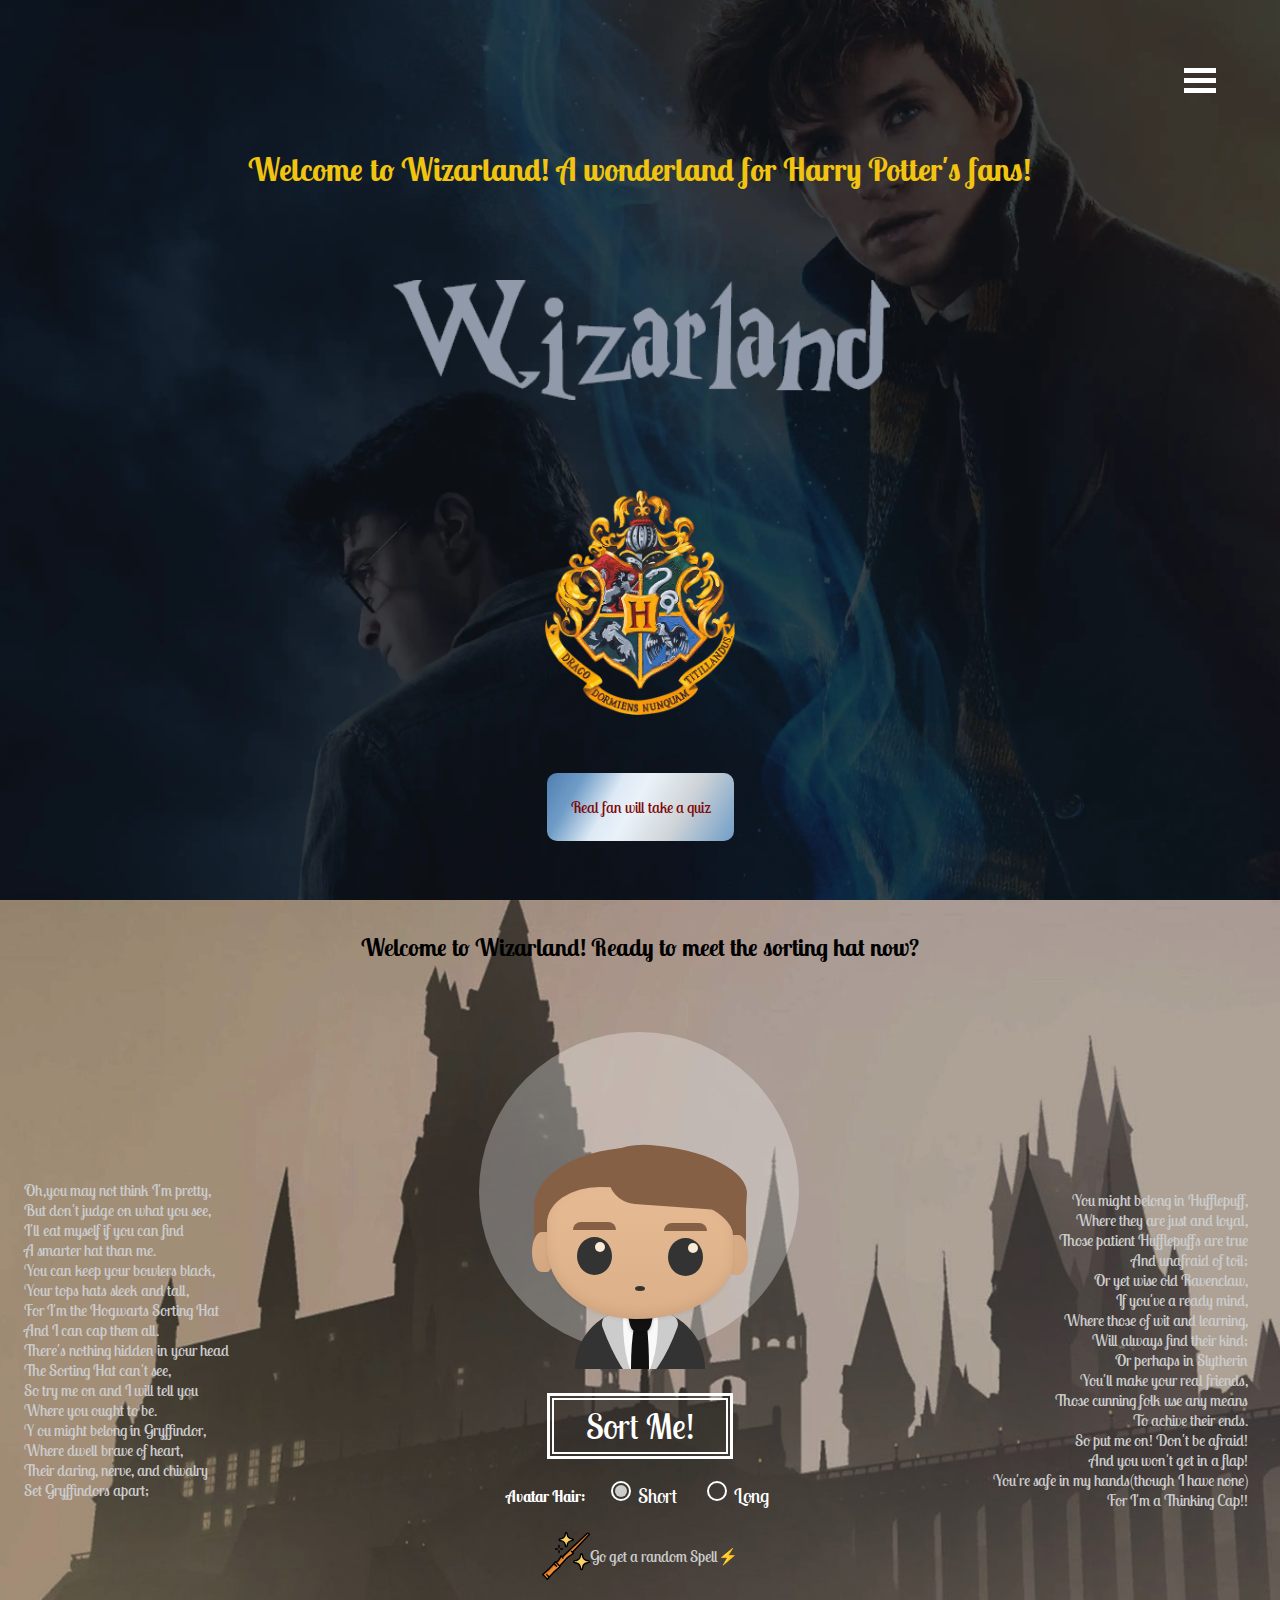
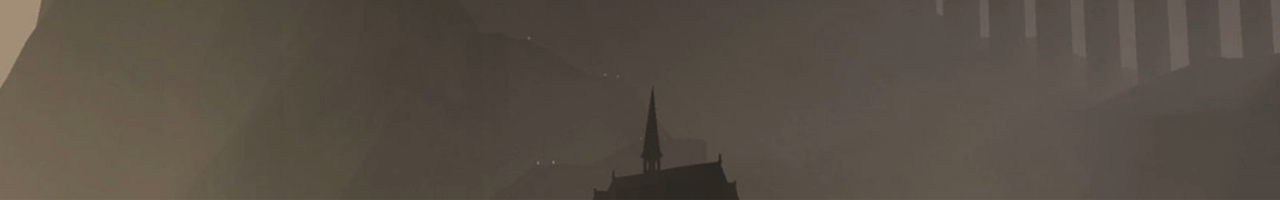
<file: index.html>
<!DOCTYPE html>
<html lang="en">

<head>
  <meta charset="UTF-8">
  <meta name="viewport" content="width=device-width, initial-scale=1.0">
  <link rel="shortcut icon" type="image/png" href="https://i.ibb.co/tX7zvKM/FAVPNG-harry-potter-clip-art-9nm4-NLHn.png"
    title="favicon">
  <title>Wizarland | For Harry Potter's fans</title>
  <link rel="stylesheet" href="./css/style.css">
</head>

<body>
  <header id="front-page-header">

    <menu>
      <div class="full-menu">
        <nav id="menu" class="menu">
          <ul>
            <!-- <li class="home">Home</li> -->
            <a href="gryffindor.html">
              <li class="house-menu">Gryffindor</li>
            </a>
            <a href="hufflepuff.html">
              <li class="house-menu">Hufflepuff</li>
            </a>
            <a href="ravenclaw.html">
              <li class="house-menu">Ravenclaw</li>
            </a>
            <a href="slytherin.html">
              <li class="house-menu">Slytherin</li>
            </a>
            <a href="spell.html">
              <li class="spell-menu">Spell</li>
            </a>
            <a href="quiz.html">
              <li class="quiz-menu">Quiz</li>
            </a>
          </ul>
        </nav>
        <p class="project-info"> Shan Mi | Nackademin FEND 19 | Individuel Project
        </p>
      </div>

      <div class="hamburguer">
        <div class="lines line-top"></div>
        <div class="lines line-mid"></div>
        <div class="lines line-bottom"></div>
      </div>
    </menu>

    <h1>Welcome to Wizarland! A wonderland for Harry Potter's fans!</h1>
    <img src="img/title.png" alt="Wizarland title image" class="title">
    <img class="frontPageBadge" src="img/hogwartscrest.png" alt="hogwartscrest image">
    <a class="quiz" href="quiz.html">Real fan will take a quiz</a>
  </header>

  <main id="fp-main">

    <div id="sorting-hat-anchor" class="main-content__wrapper">
      <h2>Welcome to Wizarland! Ready to meet the sorting hat now?</h1>
        <div class="main-content">
          <div class="sorting-hat">
            <a id="jumpToAnswerLink" href="gryffindor.html">
              <div class="sorting-hat__answer">Gryffindor!</div>
            </a>
            <div class="sorting-hat__top"></div>
            <div class="sorting-hat__eye left"></div>
            <div class="sorting-hat__eye right"></div>
            <div class="sorting-hat__mouth"></div>
            <div class="sorting-hat__base"></div>
          </div>
          <div class="avatar">
            <div class="avatar__hair"></div>
            <div class="avatar__head">
              <div class="avatar__eyes left"></div>
              <div class="avatar__eyes right"></div>
              <div class="avatar__mouth"></div>
            </div>
            <div class="avatar__ears left"></div>
            <div class="avatar__ears right"></div>
            <div class="avatar__coat">
              <div class="avatar__shirt">
                <div class="avatar__tie"></div>
              </div>
            </div>
          </div>
        </div>
        <button class="sort-house js-sort">Sort Me!</button>
        <div class="avatar-gender">
          <p>Avatar Hair:</p>
          <div>
            <input id="avatar-male" type="radio" name="avatar-gender" value="1" checked="true" />
            <label for="avatar-male">Short</label>
          </div>
          <div>
            <input id="avatar-female" type="radio" name="avatar-gender" value="2" />
            <label for="avatar-female">Long</label>
          </div>
        </div>
    </div>

    <div class="poem pull-left">
      <pre>
        Oh,you may not think I'm pretty,
        But don't judge on what you see,
        I'll eat myself if you can find
        A smarter hat than me.
        You can keep your bowlers black,
        Your tops hats sleek and tall,
        For I'm the Hogwarts Sorting Hat
        And I can cap them all.
        There's nothing hidden in your head
        The Sorting Hat can't see,
        So try me on and I will tell you
        Where you ought to be.
        Y ou might belong in Gryffindor,
        Where dwell brave of heart,
        Their daring, nerve, and chivalry
        Set Gryffindors apart;
      </pre>

    </div>

    <div class="poem pull-right">
      <pre>
        You might belong in Hufflepuff,
        Where they are just and loyal,
        Those patient Hufflepuffs are true
        And unafraid of toil;
        Or yet wise old Ravenclaw,
        If you've a ready mind,
        Where those of wit and learning,
        Will always find their kind;
        Or perhaps in Slytherin
        You'll make your real friends,
        Those cunning folk use any means
        To achive their ends.
        So put me on! Don't be afraid!
        And you won't get in a flap!
        You're safe in my hands(though I have none)
        For I'm a Thinking Cap!!</pre>
    </div>
  </main>

  <footer>
    <div class="go-to-spell-wrapper">
      <img src="img/magician.svg" alt="magician icon" class="go-to-spell">
      <a href="spell.html">Go get a random Spell⚡</a>
    </div>
  </footer>

  <script src="js/sortingHat.js"></script>
</body>

</html>
</file>
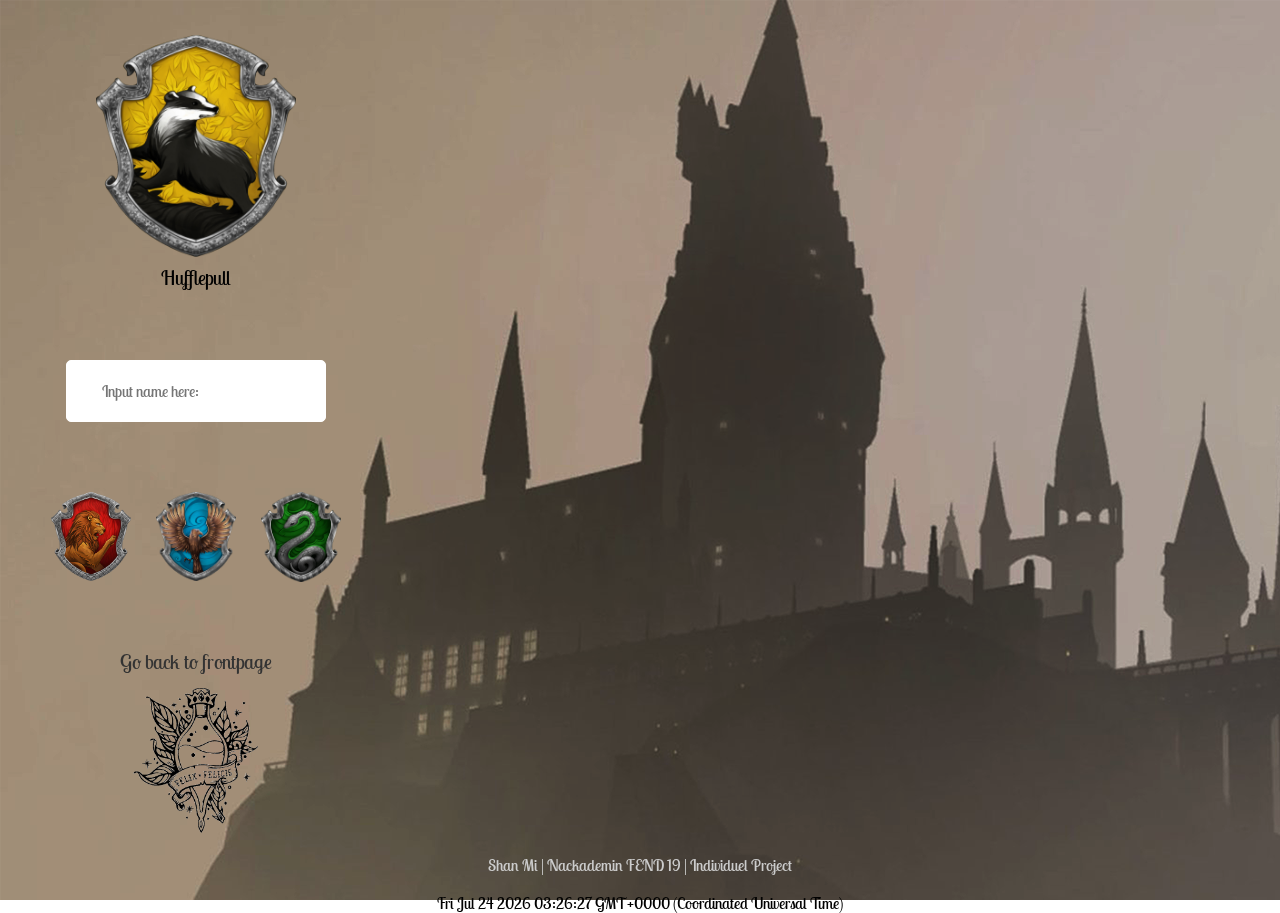
<file: hufflepuff.html>
<!DOCTYPE html>
<html lang="en">

<head>
  <meta charset="UTF-8">
  <meta name="viewport" content="width=device-width, initial-scale=1.0">
  <link rel="shortcut icon" type="image/png" href="https://i.ibb.co/tX7zvKM/FAVPNG-harry-potter-clip-art-9nm4-NLHn.png"
    title="favicon">
  <title>Wizarland | Hufflepuff House</title>
  <link rel="stylesheet" href="css/style.css">
</head>

<body id="g-body">
  <title>
    <h1>Welcome to Hufflepuff</h1>
  </title>

  <main class="g-main">
    <div class="sticky-wrapper">
      <aside class="icon-wrapper">
        <div class="big-icon" data-info="Hufflepull"><img class="icon big" src="img/Hufflepuff_ClearBG.png" alt="Hufflepull Badge"></div>

        <button class="go-to-fp"><img src="img/good luck potion.png" alt="" class="go-to-fp-img"></button>

        <input class="search-box" placeholder="Input name here:">

        <section class="small-icon-wrapper">
          <a href="gryffindor.html" class="small-icon"><img title="Go to Gryffindor"
              src="img/Gryffindor_ClearBG.png" alt="Gryffindor Badge" class="icon small"></a>
          <a href="ravenclaw.html" class="small-icon"><img title="Go to RavenclawCrest" src="img/RavenclawCrest.png"
              alt="RavenclawCrest Badge" class="icon small"></a>
          <a href="slytherin.html" class="small-icon"><img title="Go to Slytherin" src="img/Slytherin_ClearBG.png"
              alt="Slytherin Badge" class="icon small"></a>
        </section>
      </aside>
    </div>

    <div class="list-wrapper">
      <h2 class="list-title"></h2>
      <div class="role-wrapper">
        <!-- <div class="teacher-area"></div>
        <div class="student-area"></div> -->
      </div>
    </div>

    <div class="overlay-blur hidden"></div>
    <div class="module hidden"></div>
    <div id="back-to-top-btn" hidden>
      <img class="go-up-img" src="img/top.svg" alt="go back to top arrow">
    </div>
  </main>

  <footer class="g-footer">
    <p class="project-info"> Shan Mi | Nackademin FEND 19 | Individuel Project
    </p>
    <p class="date"></p>
  </footer>

  <script src="js/houseList.js"></script>
</body>

</html>
</file>
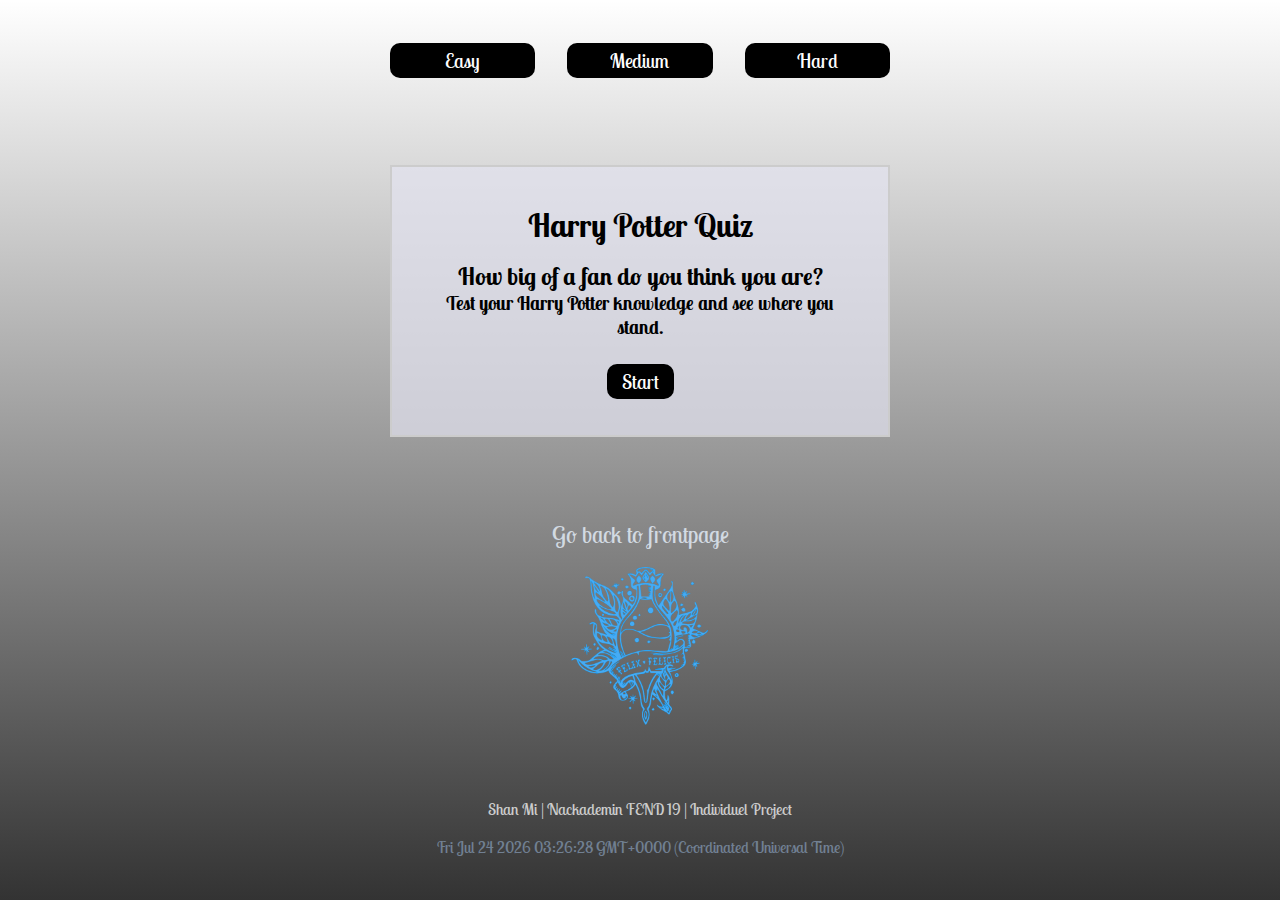
<file: quiz.html>
<!DOCTYPE html>
<html lang="en">

<head>
  <meta charset="UTF-8">
  <meta name="viewport" content="width=device-width, initial-scale=1.0">
  <link rel="shortcut icon" type="image/png" href="https://i.ibb.co/tX7zvKM/FAVPNG-harry-potter-clip-art-9nm4-NLHn.png"
    title="favicon">
  <title>Wizarland | Quiz</title>
  <link rel="stylesheet" href="css/style.css">
  <link href='https://fonts.googleapis.com/css?family=Crimson+Text' rel='stylesheet' type='text/css'>
</head>

<body id="quiz-body">
  <button class="go-to-fp"><img src="img/good luck potion.png" alt="" class="go-to-fp-img"></button>
  <div class="level-btn-group">
    <button class="level easy">Easy</button>
    <button class="level medium">Medium</button>
    <button class="level hard">Hard</button>
  </div>
  <div class="container">

    <header>
      <div class="center">
        <h1>Harry Potter Quiz</h1>
      </div>
    </header>

    <section id="instructions" class="center">
      <h2>How big of a fan do you think you are?</h2>
      <h3>Test your Harry Potter knowledge and see where you stand.</h3>
      <button id="startBtn">Start</button>
    </section>

    <section id="quiz">
      <div class="scoreAndQuestionArea">
        <h3 class="left">Score: <span id="displayScore">0</span></h3>
        <h3 class="right">Question: <span id="displayQCount">1</span> of <span class="questionsNumber">5</span></h3>
      </div>
      <div>
        <h2 id="askQuestion" class="center"></h2>

        <form id="form">
          <div id="q0">
            <input id="" type="radio" name="option" value="">
            <label id="answer0" for=""></label>
          </div>
          <div id="q1">
            <input id="" type="radio" name="option" value="">
            <label id="answer1" for=""></label>
          </div>
          <div id="q2">
            <input id="" type="radio" name="option" value="">
            <label id="answer2" for=""></label>
          </div>
          <div id="q3">
            <input id="" type="radio" name="option" value="">
            <label id="answer3" for=""></label>
          </div>
        </form>

        <button id="submitBtn">Submit</button>
      </div>
    </section>

    <section id="showScore">
      <h2 id="inform" class="center"></h2>
      <button id="resetBtn">Try Again?</button>
    </section>
  </div>

  <footer id="quiz-footer">
    <p class="project-info"> Shan Mi | Nackademin FEND 19 | Individuel Project
    </p>
    <p class="date"></p>
  </footer>

  <!-- JavaScript -->
  <script src="js/quiz.js"></script>
</body>

</html>
</file>
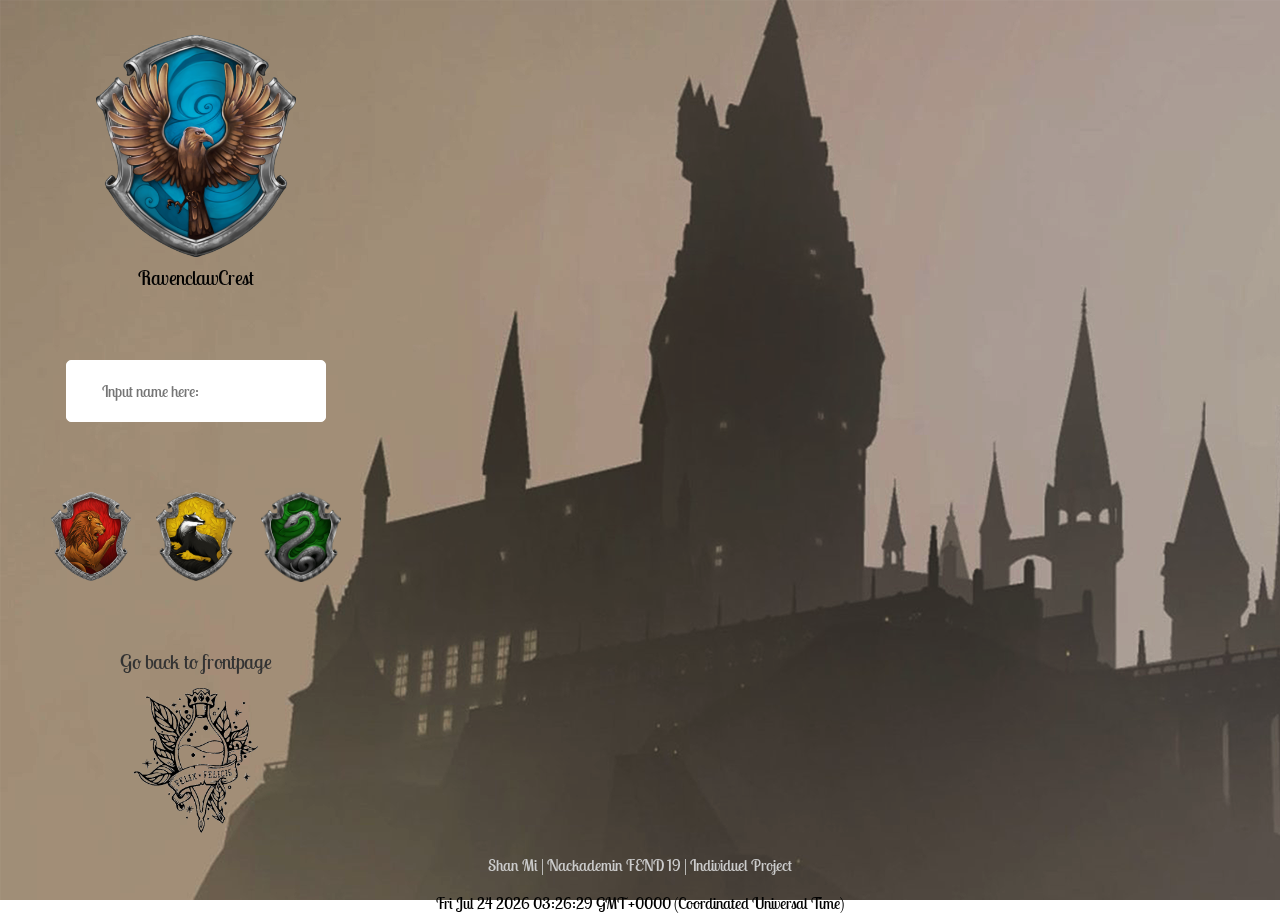
<file: ravenclaw.html>
<!DOCTYPE html>
<html lang="en">

<head>
  <meta charset="UTF-8">
  <meta name="viewport" content="width=device-width, initial-scale=1.0">
  <link rel="shortcut icon" type="image/png" href="https://i.ibb.co/tX7zvKM/FAVPNG-harry-potter-clip-art-9nm4-NLHn.png"
    title="favicon">
  <title>Wizarland | Ravenclaw House</title>
  <link rel="stylesheet" href="css/style.css">
</head>

<body id="g-body">
  <title>
    <h1>Welcome to Ravenclaw</h1>
  </title>

  <main class="g-main">
    <div class="sticky-wrapper">
      <aside class="icon-wrapper">
        <div class="big-icon" data-info="RavenclawCrest"><img class="icon big" src="img/RavenclawCrest.png" alt="RavenclawCrest Badge"></div>

        <button class="go-to-fp"><img src="img/good luck potion.png" alt="" class="go-to-fp-img"></button>

        <input class="search-box" placeholder="Input name here:">

        <div class="small-icon-wrapper">
          <a href="gryffindor.html" class="small-icon"><img title="Go to Gryffindor"
              src="img/Gryffindor_ClearBG.png" alt="Gryffindor Badge" class="icon small"></a>
          <a href="hufflepuff.html" class="small-icon"><img title="Go to Hufflepull"
              src="img/Hufflepuff_ClearBG.png" alt="Hufflepull Badge" class="icon small"></a>
          <a href="slytherin.html" class="small-icon"><img title="Go to Slytherin" src="img/Slytherin_ClearBG.png"
              alt="Slytherin Badge" class="icon small"></a>
        </div>
      </aside>
    </div>

    <div class="list-wrapper">
      <h2 class="list-title"></h2>
      <div class="role-wrapper">
        <!-- <div class="teacher-area"></div>
        <div class="student-area"></div> -->
      </div>
    </div>

    <div class="overlay-blur hidden"></div>
    <div class="module hidden"></div>
    <div id="back-to-top-btn" hidden>
      <img class="go-up-img" src="img/top.svg" alt="go back to top arrow">
    </div>
  </main>

  <footer class="g-footer">
    <p class="project-info"> Shan Mi | Nackademin FEND 19 | Individuel Project
    </p>
    <p class="date"></p>
  </footer>

  <script src="js/houseList.js"></script>
</body>

</html>
</file>
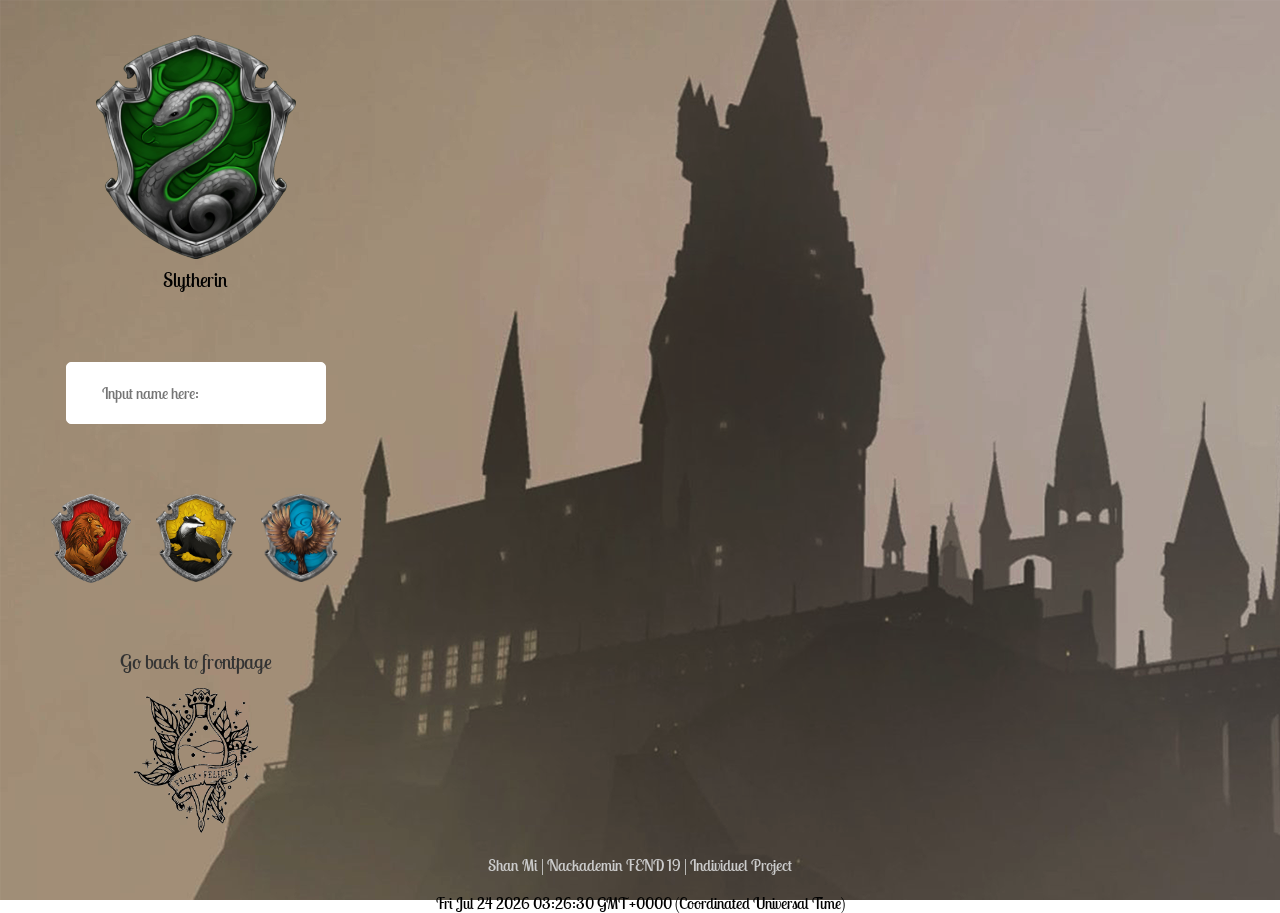
<file: slytherin.html>
<!DOCTYPE html>
<html lang="en">

<head>
  <meta charset="UTF-8">
  <meta name="viewport" content="width=device-width, initial-scale=1.0">
  <link rel="shortcut icon" type="image/png" href="https://i.ibb.co/tX7zvKM/FAVPNG-harry-potter-clip-art-9nm4-NLHn.png"
    title="favicon">
  <title>Wizarland | Slytherin House</title>
  <link rel="stylesheet" href="css/style.css">
</head>

<body id="g-body">
  <title>
    <h1>Welcome to Slytherin</h1>
  </title>

  <main class="g-main">
    <div class="sticky-wrapper">
      <aside class="icon-wrapper">
        <div class="big-icon" data-info="Slytherin"><img class="icon big" src="img/Slytherin_ClearBG.png"
            alt="Slytherin Badge"></div>

        <button class="go-to-fp"><img src="img/good luck potion.png" alt="" class="go-to-fp-img"></button>

        <input class="search-box" placeholder="Input name here:">

        <div class="small-icon-wrapper">
          <a href="gryffindor.html" class="small-icon"><img title="Go to Gryffindor" src="img/Gryffindor_ClearBG.png"
              alt="Gryffindor Badge" class="icon small"></a>
          <a href="hufflepuff.html" class="small-icon"><img title="Go to Hufflepull" src="img/Hufflepuff_ClearBG.png"
              alt="Hufflepull Badge" class="icon small"></a>
          <a href="ravenclaw.html" class="small-icon"><img title="Go to RavenclawCrest" src="img/RavenclawCrest.png"
              alt="RavenclawCrest Badge" class="icon small"></a>
        </div>
      </aside>
    </div>

    <div class="list-wrapper">
      <h2 class="list-title"></h2>
      <div class="role-wrapper">
        <!-- <div class="teacher-area"></div>
        <div class="student-area"></div> -->
      </div>
    </div>

    <div class="overlay-blur hidden"></div>
    <div class="module hidden"></div>
    <div id="back-to-top-btn" hidden>
      <img class="go-up-img" src="img/top.svg" alt="go back to top arrow">
    </div>
  </main>

  <footer class="g-footer">
    <p class="project-info"> Shan Mi | Nackademin FEND 19 | Individuel Project
    </p>
    <p class="date"></p>
  </footer>

  <script src="js/houseList.js"></script>
</body>

</html>
</file>
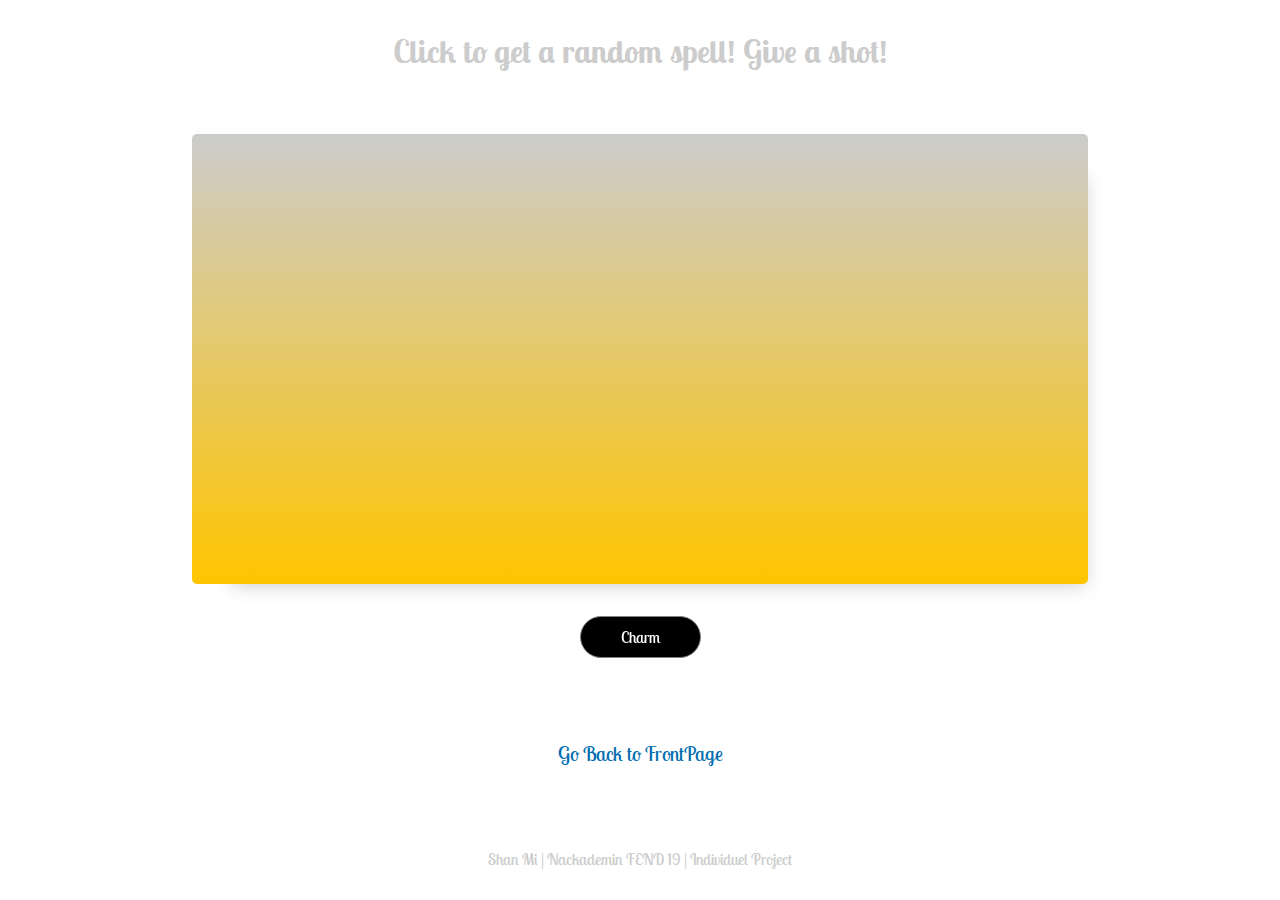
<file: spell.html>
<!DOCTYPE html>
<html lang="en">

<head>
  <meta charset="UTF-8">
  <meta name="viewport" content="width=device-width, initial-scale=1.0">
  <link rel="shortcut icon" type="image/png" href="https://i.ibb.co/tX7zvKM/FAVPNG-harry-potter-clip-art-9nm4-NLHn.png"
    title="favicon">
  <title>Wizarland | Spell</title>
  <link rel="stylesheet" href="css/style.css">
</head>

<body id="spell-body">
  <header id="spell-header">
    <h1 class="spell-title">Click to get a random spell! Give a shot!</h1>
  </header>
  <main id="spell-main">
    <div class="spell-card">
      <h2 class="spell-name"></h2>
      <p class="spell-effect"></p>
      <p class="spell-type"></p>
    </div>
    <button class="getSpell hvr-wobble-horizontal">Charm</button>
  </main>
  <a href="index.html" class="goBackToFrontPage">Go Back to FrontPage</a>
  
  <footer id="spell-footer">
    <p class="project-info"> Shan Mi | Nackademin FEND 19 | Individuel Project
    </p>
  </footer>

  <script src="js/spell.js"></script>
</body>

</html>
</file>
<file: css/style.css>
@import url("https://fonts.googleapis.com/css2?family=Lobster+Two:ital,wght@0,400;0,700;1,400;1,700&display=swap");
*,
*::before,
*::after {
  margin: 0;
  padding: 0;
  -webkit-box-sizing: border-box;
          box-sizing: border-box;
  font-family: 'Lobster Two', cursive;
}

html {
  font-family: 'Lobster Two', cursive;
  overflow-x: hidden;
  scroll-behavior: smooth;
}

a {
  -webkit-text-decoration-color: unset;
          text-decoration-color: unset;
  text-decoration: none;
  cursor: pointer;
}

button:hover {
  cursor: pointer;
}

.hidden {
  display: none !important;
}

#spell-body {
  height: 100vh;
  background: center/cover no-repeat url("https://images.unsplash.com/photo-1551269901-5c5e14c25df7?ixlib=rb-1.2.1&ixid=eyJhcHBfaWQiOjEyMDd9&auto=format&fit=crop&w=1950&q=80");
  display: -webkit-box;
  display: -ms-flexbox;
  display: flex;
  -webkit-box-orient: vertical;
  -webkit-box-direction: normal;
      -ms-flex-direction: column;
          flex-direction: column;
  -webkit-box-align: center;
      -ms-flex-align: center;
          align-items: center;
  -ms-flex-pack: distribute;
      justify-content: space-around;
}

#spell-body #spell-header .spell-title {
  color: #ccc;
  text-align: center;
}

#spell-body #spell-main .spell-card {
  width: 70vw;
  height: 50vh;
  background: -webkit-gradient(linear, left top, left bottom, from(#ccc), to(#FFC500));
  background: -o-linear-gradient(#ccc, #FFC500);
  background: linear-gradient(#ccc, #FFC500);
  display: -webkit-box;
  display: -ms-flexbox;
  display: flex;
  -webkit-box-orient: vertical;
  -webkit-box-direction: normal;
      -ms-flex-direction: column;
          flex-direction: column;
  -webkit-box-align: center;
      -ms-flex-align: center;
          align-items: center;
  -webkit-box-pack: space-evenly;
      -ms-flex-pack: space-evenly;
          justify-content: space-evenly;
  -webkit-box-shadow: 18px 22px 18px -21px #cccccc;
          box-shadow: 18px 22px 18px -21px #cccccc;
  border-radius: 5px;
  padding: .5em;
}

#spell-body #spell-main .spell-card .spell-name {
  font-size: 30px;
}

#spell-body #spell-main .spell-card .spell-effect {
  font-size: 20px;
  text-align: center;
}

#spell-body #spell-main .spell-card .spell-type {
  font-size: 20px;
}

#spell-body #spell-main .getSpell {
  display: block;
  margin: 2rem auto auto;
  padding: 10px 40px;
  border-radius: 30px;
  border: 1px solid gray;
  font-size: 16px;
}

#spell-body .goBackToFrontPage {
  padding: 20px 30px;
  border-color: #006daf;
  font-size: 20px;
  border-radius: 50%;
  color: #006daf;
  position: relative;
  overflow: hidden;
  z-index: 1;
  -webkit-transition: color 150ms ease-in-out 0.1s;
  -o-transition: color 150ms ease-in-out 0.1s;
  transition: color 150ms ease-in-out 0.1s;
}

#spell-body .goBackToFrontPage:after {
  content: "";
  position: absolute;
  display: block;
  top: 0;
  left: 50%;
  -webkit-transform: translateX(-50%);
      -ms-transform: translateX(-50%);
          transform: translateX(-50%);
  width: 0;
  height: 100%;
  background: #006daf;
  z-index: -1;
  -webkit-transition: width 150ms ease-in-out;
  -o-transition: width 150ms ease-in-out;
  transition: width 150ms ease-in-out;
}

#spell-body .goBackToFrontPage:hover {
  color: #fff;
}

#spell-body .goBackToFrontPage:hover:after {
  width: 110%;
}

#spell-body #spell-footer .project-info {
  -webkit-transform: unset;
      -ms-transform: unset;
          transform: unset;
}

/* Wobble Horizontal */
@-webkit-keyframes hvr-wobble-horizontal {
  16.65% {
    -webkit-transform: translateX(8px);
            transform: translateX(8px);
  }
  33.3% {
    -webkit-transform: translateX(-6px);
            transform: translateX(-6px);
  }
  49.95% {
    -webkit-transform: translateX(4px);
            transform: translateX(4px);
  }
  66.6% {
    -webkit-transform: translateX(-2px);
            transform: translateX(-2px);
  }
  83.25% {
    -webkit-transform: translateX(1px);
            transform: translateX(1px);
  }
  100% {
    -webkit-transform: translateX(0);
            transform: translateX(0);
  }
}
@keyframes hvr-wobble-horizontal {
  16.65% {
    -webkit-transform: translateX(8px);
            transform: translateX(8px);
  }
  33.3% {
    -webkit-transform: translateX(-6px);
            transform: translateX(-6px);
  }
  49.95% {
    -webkit-transform: translateX(4px);
            transform: translateX(4px);
  }
  66.6% {
    -webkit-transform: translateX(-2px);
            transform: translateX(-2px);
  }
  83.25% {
    -webkit-transform: translateX(1px);
            transform: translateX(1px);
  }
  100% {
    -webkit-transform: translateX(0);
            transform: translateX(0);
  }
}

.hvr-wobble-horizontal {
  display: inline-block;
  vertical-align: middle;
  -webkit-transform: perspective(1px) translateZ(0);
          transform: perspective(1px) translateZ(0);
  -webkit-box-shadow: 0 0 1px rgba(0, 0, 0, 0);
          box-shadow: 0 0 1px rgba(0, 0, 0, 0);
}

.hvr-wobble-horizontal:hover,
.hvr-wobble-horizontal:focus,
.hvr-wobble-horizontal:active {
  -webkit-animation-name: hvr-wobble-horizontal;
          animation-name: hvr-wobble-horizontal;
  -webkit-animation-duration: 1s;
          animation-duration: 1s;
  -webkit-animation-timing-function: ease-in-out;
          animation-timing-function: ease-in-out;
  -webkit-animation-iteration-count: 1;
          animation-iteration-count: 1;
}

body {
  background: #f4f4f4;
  font-family: "Comfortaa", sans-serif;
}

.main-content__wrapper {
  text-align: center;
  padding: 2em;
  -webkit-transition: 0.3s ease;
  -o-transition: 0.3s ease;
  transition: 0.3s ease;
  height: 100vh;
}

#g-body .g-main .list-wrapper {
  margin: 2rem !important;
}

@media screen and (min-width: 470px) {
  .g-main .sticky-wrapper {
    margin-left: 2vw !important;
  }
}

.gryffindor .avatar__tie {
  background: -o-linear-gradient(144deg, #ad343e 5%, #ffbf00 5%, #ffbf00 10%, #ad343e 10%, #ad343e 20%, #ffbf00 20%, #ffbf00 30%, #ad343e 30%, #ad343e 45%, #ffbf00 45%, #ffbf00 55%, #ad343e 55%, #ad343e 65%, #ffbf00 65%, #ffbf00 70%);
  background: linear-gradient(306deg, #ad343e 5%, #ffbf00 5%, #ffbf00 10%, #ad343e 10%, #ad343e 20%, #ffbf00 20%, #ffbf00 30%, #ad343e 30%, #ad343e 45%, #ffbf00 45%, #ffbf00 55%, #ad343e 55%, #ad343e 65%, #ffbf00 65%, #ffbf00 70%);
}

.gryffindor .avatar__tie:before {
  background: -o-linear-gradient(36deg, #ad343e 5%, #ffbf00 5%, #ffbf00 10%, #ad343e 10%, #ad343e 20%, #ffbf00 20%, #ffbf00 30%, #ad343e 30%, #ad343e 45%, #ffbf00 45%, #ffbf00 55%, #ad343e 55%, #ad343e 65%, #ffbf00 65%, #ffbf00 70%);
  background: linear-gradient(-306deg, #ad343e 5%, #ffbf00 5%, #ffbf00 10%, #ad343e 10%, #ad343e 20%, #ffbf00 20%, #ffbf00 30%, #ad343e 30%, #ad343e 45%, #ffbf00 45%, #ffbf00 55%, #ad343e 55%, #ad343e 65%, #ffbf00 65%, #ffbf00 70%);
}

.hufflepuff .avatar__tie {
  background: -o-linear-gradient(144deg, #eab000 5%, #111 5%, #111 10%, #eab000 10%, #eab000 20%, #111 20%, #111 30%, #eab000 30%, #eab000 45%, #111 45%, #111 55%, #eab000 55%, #eab000 65%, #111 65%, #111 70%);
  background: linear-gradient(306deg, #eab000 5%, #111 5%, #111 10%, #eab000 10%, #eab000 20%, #111 20%, #111 30%, #eab000 30%, #eab000 45%, #111 45%, #111 55%, #eab000 55%, #eab000 65%, #111 65%, #111 70%);
}

.hufflepuff .avatar__tie:before {
  background: -o-linear-gradient(36deg, #eab000 5%, #111 5%, #111 10%, #eab000 10%, #eab000 20%, #111 20%, #111 30%, #eab000 30%, #eab000 45%, #111 45%, #111 55%, #eab000 55%, #eab000 65%, #111 65%, #111 70%);
  background: linear-gradient(-306deg, #eab000 5%, #111 5%, #111 10%, #eab000 10%, #eab000 20%, #111 20%, #111 30%, #eab000 30%, #eab000 45%, #111 45%, #111 55%, #eab000 55%, #eab000 65%, #111 65%, #111 70%);
}

.ravenclaw .avatar__tie {
  background: -o-linear-gradient(144deg, #006daf 5%, #c0d8e0 5%, #c0d8e0 10%, #006daf 10%, #006daf 20%, #c0d8e0 20%, #c0d8e0 30%, #006daf 30%, #006daf 45%, #c0d8e0 45%, #c0d8e0 55%, #006daf 55%, #006daf 65%, #c0d8e0 65%, #c0d8e0 70%);
  background: linear-gradient(306deg, #006daf 5%, #c0d8e0 5%, #c0d8e0 10%, #006daf 10%, #006daf 20%, #c0d8e0 20%, #c0d8e0 30%, #006daf 30%, #006daf 45%, #c0d8e0 45%, #c0d8e0 55%, #006daf 55%, #006daf 65%, #c0d8e0 65%, #c0d8e0 70%);
}

.ravenclaw .avatar__tie:before {
  background: -o-linear-gradient(36deg, #006daf 5%, #c0d8e0 5%, #c0d8e0 10%, #006daf 10%, #006daf 20%, #c0d8e0 20%, #c0d8e0 30%, #006daf 30%, #006daf 45%, #c0d8e0 45%, #c0d8e0 55%, #006daf 55%, #006daf 65%, #c0d8e0 65%, #c0d8e0 70%);
  background: linear-gradient(-306deg, #006daf 5%, #c0d8e0 5%, #c0d8e0 10%, #006daf 10%, #006daf 20%, #c0d8e0 20%, #c0d8e0 30%, #006daf 30%, #006daf 45%, #c0d8e0 45%, #c0d8e0 55%, #006daf 55%, #006daf 65%, #c0d8e0 65%, #c0d8e0 70%);
}

.slytherin .avatar__tie {
  background: -o-linear-gradient(144deg, green 5%, #ccc 5%, #ccc 10%, green 10%, green 20%, #ccc 20%, #ccc 30%, green 30%, green 45%, #ccc 45%, #ccc 55%, green 55%, green 65%, #ccc 65%, #ccc 70%);
  background: linear-gradient(306deg, green 5%, #ccc 5%, #ccc 10%, green 10%, green 20%, #ccc 20%, #ccc 30%, green 30%, green 45%, #ccc 45%, #ccc 55%, green 55%, green 65%, #ccc 65%, #ccc 70%);
}

.slytherin .avatar__tie:before {
  background: -o-linear-gradient(36deg, green 5%, #ccc 5%, #ccc 10%, green 10%, green 20%, #ccc 20%, #ccc 30%, green 30%, green 45%, #ccc 45%, #ccc 55%, green 55%, green 65%, #ccc 65%, #ccc 70%);
  background: linear-gradient(-306deg, green 5%, #ccc 5%, #ccc 10%, green 10%, green 20%, #ccc 20%, #ccc 30%, green 30%, green 45%, #ccc 45%, #ccc 55%, green 55%, green 65%, #ccc 65%, #ccc 70%);
}

.slytherin .sorting-hat__answer,
.slytherin aside.context,
.slytherin aside.context a,
.slytherin .sort-house,
.slytherin .avatar-gender,
.gryffindor .sorting-hat__answer,
.gryffindor aside.context,
.gryffindor aside.context a,
.gryffindor .sort-house,
.gryffindor .avatar-gender,
.ravenclaw .sorting-hat__answer,
.ravenclaw aside.context,
.ravenclaw aside.context a,
.ravenclaw .sort-house,
.ravenclaw .avatar-gender {
  color: #fff;
}

.slytherin .avatar-gender input:checked + label:after,
.gryffindor .avatar-gender input:checked + label:after,
.ravenclaw .avatar-gender input:checked + label:after {
  background: #fff;
}

.avatar {
  margin: -30px auto 0;
  text-align: center;
  position: relative;
  display: inline-block;
}

.avatar:before {
  width: 20rem;
  height: 20rem;
  background: rgba(255, 255, 255, 0.3);
  content: "";
  position: absolute;
  z-index: 0;
  border-radius: 50%;
  left: -4.25rem;
  top: -9.6875rem;
}

.avatar__head {
  width: 11.625rem;
  height: 8.25rem;
  margin: auto;
  position: relative;
  background: -webkit-gradient(linear, left top, left bottom, from(#e6ba93), to(#dbaf88));
  background: -o-linear-gradient(top, #e6ba93, #dbaf88);
  background: linear-gradient(to bottom, #e6ba93, #dbaf88);
  -webkit-box-shadow: inset 0 -4px 10px rgba(133, 96, 69, 0.15), 0 2px 3px rgba(0, 0, 0, 0.05);
          box-shadow: inset 0 -4px 10px rgba(133, 96, 69, 0.15), 0 2px 3px rgba(0, 0, 0, 0.05);
  border-radius: 30% 76% 55% 50% / 29% 39% 47% 58%;
  z-index: 4;
}

.avatar__eyes {
  width: 2.2rem;
  height: 2.375rem;
  border-radius: 50%;
  background: #333;
  position: absolute;
  top: 3.125rem;
  z-index: 2;
}

.avatar__eyes.left {
  left: 30px;
}

.avatar__eyes.left::after {
  content: "";
  width: 10px;
  height: 10px;
  border-radius: 50%;
  background: antiquewhite;
  position: absolute;
  top: 5px;
}

.avatar__eyes.right {
  right: 30px;
  top: 3.2em;
}

.avatar__eyes.right::after {
  content: "";
  width: 10px;
  height: 10px;
  border-radius: 50%;
  background: antiquewhite;
  position: absolute;
  top: 5px;
  left: 20px;
}

.avatar__eyes:before {
  content: "";
  position: absolute;
  width: 120%;
  height: 0;
  left: 0;
  margin-top: -15px;
  border-top: 8px solid #856045;
  border-radius: 10px 10px 0 0;
  margin-left: -10%;
}

.avatar__ears {
  z-index: 1;
  width: 20px;
  height: 40px;
  position: absolute;
  top: 45px;
  background: #dbaf88;
  left: -15px;
  border-radius: 100% 50% 50% 100%;
  -webkit-box-shadow: inset -5px -10px 20px rgba(133, 96, 69, 0.1);
          box-shadow: inset -5px -10px 20px rgba(133, 96, 69, 0.1);
}

.avatar__ears.right {
  right: -15px;
  left: auto;
  border-radius: 50% 100% 100% 50%;
  top: 3rem;
}

.avatar__hair {
  width: 114%;
  height: 120px;
  background: #856045;
  border-radius: 50% 50% 30px 30px;
  position: absolute;
  top: -40px;
  left: -7%;
}

.avatar__hair:after {
  content: "";
  position: absolute;
  z-index: 5;
  width: 140px;
  height: 60px;
  top: 0px;
  border-radius: 40% 100% 3px 40px;
  background: #856045;
  -webkit-transform: rotate(4deg);
      -ms-transform: rotate(4deg);
          transform: rotate(4deg);
  right: -2px;
}

.avatar__hair:before {
  content: none;
  position: absolute;
  width: 100%;
  height: 110px;
  background: -webkit-gradient(linear, left top, right top, from(#856045), color-stop(50%, #6c4c34), color-stop(60%, #6c4c34), to(#856045));
  background: -o-linear-gradient(left, #856045, #6c4c34 50%, #6c4c34 60%, #856045);
  background: linear-gradient(to right, #856045, #6c4c34 50%, #6c4c34 60%, #856045);
  top: 110px;
  left: 0;
  border-radius: 0 0 30px 30px;
}

.avatar__hair.female:before {
  content: "";
}

.avatar__coat {
  width: 130px;
  height: 60px;
  background: #333;
  position: relative;
  margin: -10px auto 0;
  border-radius: 60px 60px 0 0;
  z-index: 1;
  overflow: hidden;
}

.avatar__coat:before, .avatar__coat:after {
  content: "";
  position: absolute;
  height: 120%;
  width: 30px;
  background: #ccc;
  top: 0;
  left: 50%;
  margin-left: -30px;
  border-radius: 70% 80% 80% 70%/25% 25% 130% 130%;
  -webkit-transform: rotate(-20deg);
      -ms-transform: rotate(-20deg);
          transform: rotate(-20deg);
}

.avatar__coat:after {
  -webkit-transform: rotate(20deg);
      -ms-transform: rotate(20deg);
          transform: rotate(20deg);
  margin: 0;
}

.avatar__shirt {
  width: 35px;
  height: 70px;
  background: #f9f9f9;
  margin: auto;
  border-radius: 70% 80% 80% 70%/25% 25% 130% 130%;
  position: relative;
  z-index: 2;
}

.avatar__tie {
  background: -o-linear-gradient(144deg, #111 5%, #111 5%, #111 10%, #111 10%, #111 20%, #111 20%, #111 30%, #111 30%, #111 45%, #111 45%, #111 55%, #111 55%, #111 65%, #111 65%, #111 70%);
  background: linear-gradient(306deg, #111 5%, #111 5%, #111 10%, #111 10%, #111 20%, #111 20%, #111 30%, #111 30%, #111 45%, #111 45%, #111 55%, #111 55%, #111 65%, #111 65%, #111 70%);
  width: 18px;
  margin: auto;
  height: 100%;
  border-radius: 90% 60% 2px 2px/130% 130% 25% 25%;
}

.avatar__tie:before {
  content: "";
  position: absolute;
  width: 25px;
  height: 25px;
  border-radius: 50% 50% 10px 10px / 25% 25% 130% 130%;
  margin: auto;
  top: -3px;
  left: 0;
  right: 0;
  background: black;
  background: -o-linear-gradient(36deg, #111 5%, #111 5%, #111 10%, #111 10%, #111 20%, #111 20%, #111 30%, #111 30%, #111 45%, #111 45%, #111 55%, #111 55%, #111 65%, #111 65%, #111 70%);
  background: linear-gradient(-306deg, #111 5%, #111 5%, #111 10%, #111 10%, #111 20%, #111 20%, #111 30%, #111 30%, #111 45%, #111 45%, #111 55%, #111 55%, #111 65%, #111 65%, #111 70%);
  -webkit-box-shadow: 0 2px 3px rgba(0, 0, 0, 0.2);
          box-shadow: 0 2px 3px rgba(0, 0, 0, 0.2);
}

.avatar__mouth {
  background: #333;
  position: absolute;
  width: 10px;
  height: 5px;
  margin: auto;
  left: 0;
  right: 0;
  top: 99px;
  border-radius: 50%;
}

.sorting-hat {
  position: relative;
  height: 15rem;
}

.sorting-hat__top {
  position: relative;
  background: #815230;
  height: 40px;
  width: 180px;
  margin: auto;
  border-radius: 40px 40px 50% 50%;
  top: 170px;
  z-index: 13;
  -webkit-box-shadow: inset 0 -3px 4px 8px rgba(108, 76, 52, 0.4);
          box-shadow: inset 0 -3px 4px 8px rgba(108, 76, 52, 0.4);
  opacity: 0;
}

.sorting-hat__top:before {
  content: "";
  position: absolute;
  background: #815230;
  width: 165px;
  height: 70px;
  bottom: 14px;
  left: 5px;
  border-radius: 50% 50% 120% 10% / 130% 130% 25% 25%;
}

.sorting-hat__top:after {
  content: "";
  position: absolute;
  bottom: 59px;
  left: 15px;
  border-left: 80px solid transparent;
  border-right: 65px solid transparent;
  border-bottom: 120px solid #815230;
}

.sorting-hat__base {
  width: 250px;
  background: #815230;
  height: 35px;
  border-radius: 50%;
  margin: auto;
  top: 144px;
  position: relative;
  z-index: 12;
  margin-top: -50px;
  opacity: 0;
}

.sorting-hat__eye {
  z-index: 15;
  background: #6c4c34;
  width: 45px;
  height: 45px;
  position: absolute;
  margin: auto;
  left: 50%;
  bottom: 58px;
  margin-left: -48px;
  border-radius: 100% 0px;
  -webkit-transform: rotate(50deg);
      -ms-transform: rotate(50deg);
          transform: rotate(50deg);
  -webkit-box-shadow: inset 2px 1px 10px #815230, inset -2px -3px 5px rgba(0, 0, 0, 0.1);
          box-shadow: inset 2px 1px 10px #815230, inset -2px -3px 5px rgba(0, 0, 0, 0.1);
  margin-bottom: 50px;
  opacity: 0;
}

.sorting-hat__eye.right {
  margin-left: 3px;
  -webkit-transform: rotate(-50deg) scaleX(-1);
      -ms-transform: rotate(-50deg) scaleX(-1);
          transform: rotate(-50deg) scaleX(-1);
}

.sorting-hat__mouth {
  width: 150px;
  height: 30px;
  background: #6c4c34;
  position: absolute;
  margin: auto;
  bottom: 37px;
  left: 50%;
  margin-left: -75px;
  z-index: 15;
  border-radius: 0 100%;
  -webkit-transform: rotate(-3deg);
      -ms-transform: rotate(-3deg);
          transform: rotate(-3deg);
  -webkit-box-shadow: inset 2px 1px 10px #815230, inset -2px -3px 5px rgba(0, 0, 0, 0.1);
          box-shadow: inset 2px 1px 10px #815230, inset -2px -3px 5px rgba(0, 0, 0, 0.1);
  margin-bottom: 50px;
  opacity: 0;
}

.sorting-hat__answer {
  font: 32px "Lobster Two", sans-serif;
  letter-spacing: 1.5px;
  text-transform: capitalize;
  position: absolute;
  -webkit-transform: rotate(-15deg);
      -ms-transform: rotate(-15deg);
          transform: rotate(-15deg);
  left: 50%;
  margin-left: -220px;
  top: 37px;
  display: inline-block;
  z-index: 5;
  width: 0;
  opacity: 0;
}

@media screen and (max-width: 414px) {
  .sorting-hat__answer {
    left: -22px;
    margin-left: unset;
  }
}

.sorting-hat__answer:before {
  content: "(";
  position: absolute;
  font: 700 40px "Comfortaa";
  border-radius: 10px;
  top: 45px;
  left: 50%;
  -webkit-transform: rotate(-20deg);
      -ms-transform: rotate(-20deg);
          transform: rotate(-20deg);
}

.sort-house {
  border: 3px solid;
  margin: 20px auto 0;
  background: transparent;
  font: 35px "Lobster Two", cursive;
  padding: 8px 20px;
  cursor: pointer;
  width: 186px;
  position: relative;
  border-radius: 0;
}

.sort-house:before {
  content: "";
  position: absolute;
  width: 176px;
  height: 56px;
  left: 2px;
  top: 2px;
  border: 2px solid;
}

.sort-house:hover {
  background: transparent;
  color: white;
}

.sort-house:hover:before {
  width: 102%;
  height: 107%;
  -webkit-transition: 0.3s ease;
  -o-transition: 0.3s ease;
  transition: 0.3s ease;
  left: -2px;
  top: -2px;
  right: auto;
  color: white;
}

.sort-house:focus {
  outline: none;
}

.avatar-gender {
  display: -webkit-box;
  display: -ms-flexbox;
  display: flex;
  max-width: 300px;
  margin: 1.5rem auto 0;
  -webkit-box-align: center;
      -ms-flex-align: center;
          align-items: center;
}

.avatar-gender > p,
.avatar-gender div {
  -webkit-box-flex: 1;
      -ms-flex: auto;
          flex: auto;
  color: white;
}

.avatar-gender p {
  font-weight: 700;
}

.avatar-gender input {
  opacity: 0;
  color: white;
}

.avatar-gender input:checked + label:after {
  content: "";
  position: absolute;
  width: 12px;
  height: 12px;
  top: 7px;
  left: -18px;
  background: #ccc;
  border-radius: 50%;
}

.avatar-gender label {
  position: relative;
  padding: 5px;
}

.avatar-gender label:before {
  content: "";
  position: absolute;
  width: 20px;
  height: 20px;
  border: 2px solid;
  border-radius: 50%;
  left: -22px;
  top: 3px;
}

.avatar-gender.reminder::after {
  content: "Click Name to go to relevant house.";
  position: absolute;
  left: 50%;
  -webkit-transform: translate(-50%, -26px);
      -ms-transform: translate(-50%, -26px);
          transform: translate(-50%, -26px);
  -webkit-animation: show 2s linear infinite;
          animation: show 2s linear infinite;
  font-size: 16px;
  color: #f4d946;
  width: -webkit-max-content;
  width: -moz-max-content;
  width: max-content;
}

@-webkit-keyframes show {
  0% {
    opacity: 0;
  }
  100% {
    opacity: 1;
  }
}

@keyframes show {
  0% {
    opacity: 0;
  }
  100% {
    opacity: 1;
  }
}

.main-content__wrapper,
.avatar__tie,
.avatar__coat {
  -webkit-transition: background 0.3s ease, color 0.3s ease;
  -o-transition: background 0.3s ease, color 0.3s ease;
  transition: background 0.3s ease, color 0.3s ease;
}

.avatar__mouth.animate {
  -webkit-transition: 0.5s ease 2.5s;
  -o-transition: 0.5s ease 2.5s;
  transition: 0.5s ease 2.5s;
  width: 40px;
  height: 16px;
  border-radius: 0 0 50px 50px;
}

.sorting-hat.animate .sorting-hat__answer {
  -webkit-transition: opacity 0.4s ease 2.3s;
  -o-transition: opacity 0.4s ease 2.3s;
  transition: opacity 0.4s ease 2.3s;
  width: auto;
  opacity: 1;
}

.sorting-hat.animate .sorting-hat__answer:hover {
  -webkit-transform: scale(1.05);
      -ms-transform: scale(1.05);
          transform: scale(1.05);
  -webkit-transition: -webkit-transform 0.2s;
  transition: -webkit-transform 0.2s;
  -o-transition: transform 0.2s;
  transition: transform 0.2s;
  transition: transform 0.2s, -webkit-transform 0.2s;
}

.sorting-hat.animate .sorting-hat__top {
  top: 170px;
  -webkit-transition: 0.6s ease;
  -o-transition: 0.6s ease;
  transition: 0.6s ease;
  opacity: 1;
}

.sorting-hat.animate .sorting-hat__base,
.sorting-hat.animate .sorting-hat__eye,
.sorting-hat.animate .sorting-hat__mouth {
  -webkit-transition: 0.6s ease;
  -o-transition: 0.6s ease;
  transition: 0.6s ease;
  margin-top: 0;
  margin-bottom: 0;
  opacity: 1;
}

.sorting-hat.animate .sorting-hat__mouth {
  -webkit-animation: mouth-move 2.5s forwards 0.6s;
          animation: mouth-move 2.5s forwards 0.6s;
}

.sorting-hat.animate .sorting-hat__eye {
  -webkit-animation: eye-move-left 2.5s forwards 0.6s;
          animation: eye-move-left 2.5s forwards 0.6s;
}

.sorting-hat.animate .sorting-hat__eye.right {
  -webkit-animation: eye-move-right 2.5s forwards 0.6s;
          animation: eye-move-right 2.5s forwards 0.6s;
}

/* animation ends */
.main-content__wrapper {
  background: 20%/cover url("../img/hogwarts.png") no-repeat;
}

#front-page-header {
  background: left/cover no-repeat url("../img/films-desk.webp");
  height: 100vh;
  position: relative;
  display: -webkit-box;
  display: -ms-flexbox;
  display: flex;
  -webkit-box-orient: vertical;
  -webkit-box-direction: normal;
      -ms-flex-direction: column;
          flex-direction: column;
  -webkit-box-align: center;
      -ms-flex-align: center;
          align-items: center;
  -webkit-box-pack: space-evenly;
      -ms-flex-pack: space-evenly;
          justify-content: space-evenly;
}

#front-page-header h1 {
  top: 1rem;
  color: #f1c40f;
  text-align: center;
  margin-top: 2rem;
}

#front-page-header .title {
  top: 50%;
  -webkit-filter: invert(74%) sepia(10%) saturate(466%) hue-rotate(177deg) brightness(82%) contrast(84%);
          filter: invert(74%) sepia(10%) saturate(466%) hue-rotate(177deg) brightness(82%) contrast(84%);
  top: 50%;
  margin: 2rem auto;
  min-width: 250px;
  max-width: 500px;
  width: 70vw;
}

#front-page-header .frontPageBadge {
  max-width: 190px;
  min-width: 100px;
  width: 20%;
  -webkit-animation: spinIn 2s both;
          animation: spinIn 2s both;
}

#front-page-header .spell {
  -webkit-box-ordinal-group: 2;
      -ms-flex-order: 1;
          order: 1;
}

@media screen and (max-width: 1220px) {
  #front-page-header .spell {
    display: none;
  }
}

#front-page-header .quiz {
  padding: 1.5rem;
  background: #507eb1;
  background: -o-linear-gradient(330deg, #507eb1 0%, #709dc7 17%, #dde9f5 35%, #eaf2f9 47%, #ced3d7 70%, #709dc7 100%);
  background: linear-gradient(120deg, #507eb1 0%, #709dc7 17%, #dde9f5 35%, #eaf2f9 47%, #ced3d7 70%, #709dc7 100%);
  border-radius: 10px;
  color: #7F0909;
  font-size: 16px;
  -webkit-transition: -webkit-transform 0.3s;
  transition: -webkit-transform 0.3s;
  -o-transition: transform 0.3s;
  transition: transform 0.3s;
  transition: transform 0.3s, -webkit-transform 0.3s;
  -webkit-animation: tada 2s timing-function delay iteration-count direction fill-mode;
          animation: tada 2s timing-function delay iteration-count direction fill-mode;
}

#front-page-header .quiz:hover {
  -webkit-transform: scale(1.1);
      -ms-transform: scale(1.1);
          transform: scale(1.1);
}

#fp-main {
  position: relative;
}

#fp-main h2 {
  position: absolute;
  left: 50%;
  -webkit-transform: translateX(-50%);
      -ms-transform: translateX(-50%);
          transform: translateX(-50%);
  width: 100%;
}

#fp-main .poem {
  color: #ccc;
  position: absolute;
  top: 50%;
  -webkit-transform: translateY(-50%);
      -ms-transform: translateY(-50%);
          transform: translateY(-50%);
}

#fp-main .poem.pull-left {
  margin-left: auto;
  padding-right: 5rem;
}

#fp-main .poem.pull-right {
  right: 0;
  margin-right: 2rem;
  text-align: right;
}

@media screen and (max-width: 768px) {
  #fp-main .poem {
    display: none;
  }
}

.sorting-hat__answer.click-reminder::after {
  content: "Click to next scene.";
  font-size: 14px;
  -webkit-transform: skewX(-21deg);
      -ms-transform: skewX(-21deg);
          transform: skewX(-21deg);
  position: absolute;
  top: -8px;
  right: -104px;
  -webkit-animation: flip 1.5s 4s infinite both;
          animation: flip 1.5s 4s infinite both;
}

/* keyframes */
@-webkit-keyframes spinIn {
  0% {
    opacity: 0;
    -webkit-animation-timing-function: cubic-bezier(0.23, 1, 0.32, 1);
            animation-timing-function: cubic-bezier(0.23, 1, 0.32, 1);
    -webkit-transform: rotateZ(0deg) scale3d(0, 0, 0);
            transform: rotateZ(0deg) scale3d(0, 0, 0);
    -webkit-transform-origin: center center;
            transform-origin: center center;
  }
  50% {
    opacity: 1;
  }
  70% {
    -webkit-transform: rotateZ(380deg) scale3d(1, 1, 1);
            transform: rotateZ(380deg) scale3d(1, 1, 1);
    -webkit-transform-origin: center center;
            transform-origin: center center;
  }
  100% {
    -webkit-transform: rotateZ(360deg) scale3d(1, 1, 1);
            transform: rotateZ(360deg) scale3d(1, 1, 1);
    -webkit-transform-origin: center center;
            transform-origin: center center;
  }
}
@keyframes spinIn {
  0% {
    opacity: 0;
    -webkit-animation-timing-function: cubic-bezier(0.23, 1, 0.32, 1);
            animation-timing-function: cubic-bezier(0.23, 1, 0.32, 1);
    -webkit-transform: rotateZ(0deg) scale3d(0, 0, 0);
            transform: rotateZ(0deg) scale3d(0, 0, 0);
    -webkit-transform-origin: center center;
            transform-origin: center center;
  }
  50% {
    opacity: 1;
  }
  70% {
    -webkit-transform: rotateZ(380deg) scale3d(1, 1, 1);
            transform: rotateZ(380deg) scale3d(1, 1, 1);
    -webkit-transform-origin: center center;
            transform-origin: center center;
  }
  100% {
    -webkit-transform: rotateZ(360deg) scale3d(1, 1, 1);
            transform: rotateZ(360deg) scale3d(1, 1, 1);
    -webkit-transform-origin: center center;
            transform-origin: center center;
  }
}

@-webkit-keyframes jello-vertical {
  0% {
    -webkit-transform: scale3d(1, 1, 1);
            transform: scale3d(1, 1, 1);
  }
  30% {
    -webkit-transform: scale3d(0.75, 1.25, 1);
            transform: scale3d(0.75, 1.25, 1);
  }
  40% {
    -webkit-transform: scale3d(1.25, 0.75, 1);
    transform: scale3d(1.25, 0.75, 1);
  }
  50% {
    -webkit-transform: scale3d(0.85, 1.15, 1);
            transform: scale3d(0.85, 1.15, 1);
  }
  65% {
    -webkit-transform: scale3d(1.05, 0.95, 1);
    transform: scale3d(1.05, 0.95, 1);
  }
  75% {
    -webkit-transform: scale3d(0.95, 1.05, 1);
            transform: scale3d(0.95, 1.05, 1);
  }
  100% {
    -webkit-transform: scale3d(1, 1, 1);
            transform: scale3d(1, 1, 1);
  }
}

@keyframes jello-vertical {
  0% {
    -webkit-transform: scale3d(1, 1, 1);
            transform: scale3d(1, 1, 1);
  }
  30% {
    -webkit-transform: scale3d(0.75, 1.25, 1);
            transform: scale3d(0.75, 1.25, 1);
  }
  40% {
    -webkit-transform: scale3d(1.25, 0.75, 1);
    transform: scale3d(1.25, 0.75, 1);
  }
  50% {
    -webkit-transform: scale3d(0.85, 1.15, 1);
            transform: scale3d(0.85, 1.15, 1);
  }
  65% {
    -webkit-transform: scale3d(1.05, 0.95, 1);
    transform: scale3d(1.05, 0.95, 1);
  }
  75% {
    -webkit-transform: scale3d(0.95, 1.05, 1);
            transform: scale3d(0.95, 1.05, 1);
  }
  100% {
    -webkit-transform: scale3d(1, 1, 1);
            transform: scale3d(1, 1, 1);
  }
}

@-webkit-keyframes tada {
  from {
    -webkit-transform: scale3d(1, 1, 1);
            transform: scale3d(1, 1, 1);
  }
  10%,
  20% {
    -webkit-transform: scale3d(0.9, 0.9, 0.9) rotate3d(0, 0, 1, -3deg);
            transform: scale3d(0.9, 0.9, 0.9) rotate3d(0, 0, 1, -3deg);
  }
  30%,
  50%,
  70%,
  90% {
    -webkit-transform: scale3d(1.1, 1.1, 1.1) rotate3d(0, 0, 1, 3deg);
            transform: scale3d(1.1, 1.1, 1.1) rotate3d(0, 0, 1, 3deg);
  }
  40%,
  60%,
  80% {
    -webkit-transform: scale3d(1.1, 1.1, 1.1) rotate3d(0, 0, 1, -3deg);
            transform: scale3d(1.1, 1.1, 1.1) rotate3d(0, 0, 1, -3deg);
  }
  to {
    -webkit-transform: scale3d(1, 1, 1);
            transform: scale3d(1, 1, 1);
  }
}

@keyframes tada {
  from {
    -webkit-transform: scale3d(1, 1, 1);
            transform: scale3d(1, 1, 1);
  }
  10%,
  20% {
    -webkit-transform: scale3d(0.9, 0.9, 0.9) rotate3d(0, 0, 1, -3deg);
            transform: scale3d(0.9, 0.9, 0.9) rotate3d(0, 0, 1, -3deg);
  }
  30%,
  50%,
  70%,
  90% {
    -webkit-transform: scale3d(1.1, 1.1, 1.1) rotate3d(0, 0, 1, 3deg);
            transform: scale3d(1.1, 1.1, 1.1) rotate3d(0, 0, 1, 3deg);
  }
  40%,
  60%,
  80% {
    -webkit-transform: scale3d(1.1, 1.1, 1.1) rotate3d(0, 0, 1, -3deg);
            transform: scale3d(1.1, 1.1, 1.1) rotate3d(0, 0, 1, -3deg);
  }
  to {
    -webkit-transform: scale3d(1, 1, 1);
            transform: scale3d(1, 1, 1);
  }
}

@-webkit-keyframes mouth-move {
  0% {
    height: 20px;
    border-radius: 50% 100%;
  }
  20% {
    height: 15px;
  }
  60% {
    height: 15px;
    -webkit-transform: rotate(8deg);
            transform: rotate(8deg);
  }
  62% {
    height: 28px;
    border-radius: 100% 0;
    -webkit-transform: rotate(0deg);
            transform: rotate(0deg);
  }
  80% {
    height: 32px;
  }
  100% {
    height: 20px;
  }
}

@keyframes mouth-move {
  0% {
    height: 20px;
    border-radius: 50% 100%;
  }
  20% {
    height: 15px;
  }
  60% {
    height: 15px;
    -webkit-transform: rotate(8deg);
            transform: rotate(8deg);
  }
  62% {
    height: 28px;
    border-radius: 100% 0;
    -webkit-transform: rotate(0deg);
            transform: rotate(0deg);
  }
  80% {
    height: 32px;
  }
  100% {
    height: 20px;
  }
}

@-webkit-keyframes eye-move-left {
  0% {
    -webkit-transform: rotate(50deg);
            transform: rotate(50deg);
  }
  20% {
    height: 35px;
    -webkit-transform: rotate(58deg);
            transform: rotate(58deg);
  }
  50% {
    height: 35px;
    -webkit-transform: rotate(58deg);
            transform: rotate(58deg);
  }
  54% {
    height: 40px;
    -webkit-transform: rotate(58deg);
            transform: rotate(58deg);
  }
  55% {
    height: 45px;
    -webkit-transform: rotate(51deg);
            transform: rotate(51deg);
  }
  80% {
    -webkit-transform: rotate(45deg);
            transform: rotate(45deg);
  }
}

@keyframes eye-move-left {
  0% {
    -webkit-transform: rotate(50deg);
            transform: rotate(50deg);
  }
  20% {
    height: 35px;
    -webkit-transform: rotate(58deg);
            transform: rotate(58deg);
  }
  50% {
    height: 35px;
    -webkit-transform: rotate(58deg);
            transform: rotate(58deg);
  }
  54% {
    height: 40px;
    -webkit-transform: rotate(58deg);
            transform: rotate(58deg);
  }
  55% {
    height: 45px;
    -webkit-transform: rotate(51deg);
            transform: rotate(51deg);
  }
  80% {
    -webkit-transform: rotate(45deg);
            transform: rotate(45deg);
  }
}

@-webkit-keyframes eye-move-right {
  0% {
    -webkit-transform: rotate(-50deg) scaleX(-1);
            transform: rotate(-50deg) scaleX(-1);
  }
  20% {
    height: 35px;
    -webkit-transform: rotate(-58deg) scaleX(-1);
            transform: rotate(-58deg) scaleX(-1);
  }
  50% {
    height: 35px;
    -webkit-transform: rotate(-58deg) scaleX(-1);
            transform: rotate(-58deg) scaleX(-1);
  }
  54% {
    height: 40px;
    -webkit-transform: rotate(-58deg) scaleX(-1);
            transform: rotate(-58deg) scaleX(-1);
  }
  55% {
    height: 45px;
    -webkit-transform: rotate(-49deg) scaleX(-1);
            transform: rotate(-49deg) scaleX(-1);
  }
  80% {
    -webkit-transform: rotate(-45deg) scaleX(-1);
            transform: rotate(-45deg) scaleX(-1);
  }
}

@keyframes eye-move-right {
  0% {
    -webkit-transform: rotate(-50deg) scaleX(-1);
            transform: rotate(-50deg) scaleX(-1);
  }
  20% {
    height: 35px;
    -webkit-transform: rotate(-58deg) scaleX(-1);
            transform: rotate(-58deg) scaleX(-1);
  }
  50% {
    height: 35px;
    -webkit-transform: rotate(-58deg) scaleX(-1);
            transform: rotate(-58deg) scaleX(-1);
  }
  54% {
    height: 40px;
    -webkit-transform: rotate(-58deg) scaleX(-1);
            transform: rotate(-58deg) scaleX(-1);
  }
  55% {
    height: 45px;
    -webkit-transform: rotate(-49deg) scaleX(-1);
            transform: rotate(-49deg) scaleX(-1);
  }
  80% {
    -webkit-transform: rotate(-45deg) scaleX(-1);
            transform: rotate(-45deg) scaleX(-1);
  }
}

@-webkit-keyframes flip {
  from {
    -webkit-transform: perspective(400px) rotateY(-360deg) scale3d(1, 1, 1);
            transform: perspective(400px) rotateY(-360deg) scale3d(1, 1, 1);
    -webkit-animation-timing-function: cubic-bezier(0.25, 0.46, 0.45, 0.94);
            animation-timing-function: cubic-bezier(0.25, 0.46, 0.45, 0.94);
  }
  50% {
    -webkit-transform: perspective(400px) rotateY(-180deg) scale3d(1.2, 1.2, 1.2);
            transform: perspective(400px) rotateY(-180deg) scale3d(1.2, 1.2, 1.2);
    -webkit-animation-timing-function: cubic-bezier(0.25, 0.46, 0.45, 0.94);
            animation-timing-function: cubic-bezier(0.25, 0.46, 0.45, 0.94);
  }
  to {
    -webkit-transform: perspective(400px) rotateY(0deg) scale3d(1, 1, 1);
            transform: perspective(400px) rotateY(0deg) scale3d(1, 1, 1);
    -webkit-animation-timing-function: cubic-bezier(0.95, 0.05, 0.795, 0.035);
            animation-timing-function: cubic-bezier(0.95, 0.05, 0.795, 0.035);
  }
}

@keyframes flip {
  from {
    -webkit-transform: perspective(400px) rotateY(-360deg) scale3d(1, 1, 1);
            transform: perspective(400px) rotateY(-360deg) scale3d(1, 1, 1);
    -webkit-animation-timing-function: cubic-bezier(0.25, 0.46, 0.45, 0.94);
            animation-timing-function: cubic-bezier(0.25, 0.46, 0.45, 0.94);
  }
  50% {
    -webkit-transform: perspective(400px) rotateY(-180deg) scale3d(1.2, 1.2, 1.2);
            transform: perspective(400px) rotateY(-180deg) scale3d(1.2, 1.2, 1.2);
    -webkit-animation-timing-function: cubic-bezier(0.25, 0.46, 0.45, 0.94);
            animation-timing-function: cubic-bezier(0.25, 0.46, 0.45, 0.94);
  }
  to {
    -webkit-transform: perspective(400px) rotateY(0deg) scale3d(1, 1, 1);
            transform: perspective(400px) rotateY(0deg) scale3d(1, 1, 1);
    -webkit-animation-timing-function: cubic-bezier(0.95, 0.05, 0.795, 0.035);
            animation-timing-function: cubic-bezier(0.95, 0.05, 0.795, 0.035);
  }
}

footer {
  position: relative;
}

footer .go-to-spell-wrapper {
  position: absolute;
  bottom: calc(100vh - 680px);
  left: 50%;
  -webkit-transform: translateX(-50%);
      -ms-transform: translateX(-50%);
          transform: translateX(-50%);
  display: -webkit-box;
  display: -ms-flexbox;
  display: flex;
  -webkit-box-align: center;
      -ms-flex-align: center;
          align-items: center;
}

@media screen and (max-width: 800px) {
  footer .go-to-spell-wrapper {
    bottom: 0;
  }
}

footer .go-to-spell-wrapper .go-to-spell {
  width: 3rem;
  -webkit-animation: tada 1.2s infinite;
          animation: tada 1.2s infinite;
}

footer .go-to-spell-wrapper .go-to-spell:hover {
  -webkit-transform: scale(1.1);
      -ms-transform: scale(1.1);
          transform: scale(1.1);
  -webkit-transition: -webkit-transform 0.2s;
  transition: -webkit-transform 0.2s;
  -o-transition: transform 0.2s;
  transition: transform 0.2s;
  transition: transform 0.2s, -webkit-transform 0.2s;
  cursor: pointer;
}

footer .go-to-spell-wrapper a {
  color: #ccc;
  width: -webkit-max-content;
  width: -moz-max-content;
  width: max-content;
}

footer .go-to-spell-wrapper a:hover {
  -webkit-transform: scale(1.1);
      -ms-transform: scale(1.1);
          transform: scale(1.1);
  font-size: 18px;
  text-indent: 10px;
  -webkit-transition: font-size 0.2s, text-indent 0.1s, -webkit-transform 0.2s;
  transition: font-size 0.2s, text-indent 0.1s, -webkit-transform 0.2s;
  -o-transition: transform 0.2s, font-size 0.2s, text-indent 0.1s;
  transition: transform 0.2s, font-size 0.2s, text-indent 0.1s;
  transition: transform 0.2s, font-size 0.2s, text-indent 0.1s, -webkit-transform 0.2s;
}

@-webkit-keyframes zoom {
  0%,
  100% {
    -webkit-transform: scale(1);
            transform: scale(1);
  }
  50% {
    -webkit-transform: scale(1.1);
            transform: scale(1.1);
  }
}

@keyframes zoom {
  0%,
  100% {
    -webkit-transform: scale(1);
            transform: scale(1);
  }
  50% {
    -webkit-transform: scale(1.1);
            transform: scale(1.1);
  }
}

.full-menu,
.content {
  width: 100%;
  height: 100%;
  display: -webkit-box;
  display: -ms-flexbox;
  display: flex;
  -webkit-box-align: center;
      -ms-flex-align: center;
          align-items: center;
  -webkit-box-pack: center;
      -ms-flex-pack: center;
          justify-content: center;
}

.content {
  background-image: url(https://s3.amazonaws.com/StartupStockPhotos/20140808_StartupStockPhotos/96.jpg);
  background-size: cover;
  font-size: 3em;
}

.full-menu {
  position: fixed;
  background-color: #1e88e5;
  opacity: 0.5;
  -webkit-transform: translateX(100%);
      -ms-transform: translateX(100%);
          transform: translateX(100%);
  -webkit-transition: all 400ms ease-in;
  -o-transition: all 400ms ease-in;
  transition: all 400ms ease-in;
  background-color: #026873;
  background-image: -webkit-gradient(linear, left top, right top, color-stop(50%, rgba(255, 255, 255, 0.07)), color-stop(50%, transparent)), -webkit-gradient(linear, left top, right top, color-stop(50%, rgba(255, 255, 255, 0.13)), color-stop(50%, transparent)), -webkit-gradient(linear, left top, right top, color-stop(50%, transparent), color-stop(50%, rgba(255, 255, 255, 0.17))), -webkit-gradient(linear, left top, right top, color-stop(50%, transparent), color-stop(50%, rgba(255, 255, 255, 0.19)));
  background-image: -o-linear-gradient(left, rgba(255, 255, 255, 0.07) 50%, transparent 50%), -o-linear-gradient(left, rgba(255, 255, 255, 0.13) 50%, transparent 50%), -o-linear-gradient(left, transparent 50%, rgba(255, 255, 255, 0.17) 50%), -o-linear-gradient(left, transparent 50%, rgba(255, 255, 255, 0.19) 50%);
  background-image: linear-gradient(90deg, rgba(255, 255, 255, 0.07) 50%, transparent 50%), linear-gradient(90deg, rgba(255, 255, 255, 0.13) 50%, transparent 50%), linear-gradient(90deg, transparent 50%, rgba(255, 255, 255, 0.17) 50%), linear-gradient(90deg, transparent 50%, rgba(255, 255, 255, 0.19) 50%);
  background-size: 13px, 29px, 37px, 53px;
}

.full-menu .project-info {
  position: absolute;
  bottom: 0;
  -webkit-transform: translateY(-1rem);
      -ms-transform: translateY(-1rem);
          transform: translateY(-1rem);
}

.full-menu li {
  font-size: 4em;
  color: #fff;
  opacity: 0;
  -webkit-transform: translateY(2%);
      -ms-transform: translateY(2%);
          transform: translateY(2%);
  -webkit-transition: all 300ms ease-in;
  -o-transition: all 300ms ease-in;
  transition: all 300ms ease-in;
  cursor: pointer;
}

.full-menu li:after {
  content: "";
  position: absolute;
  height: 5px;
  width: 0%;
  left: 0;
  bottom: 0;
  background-color: #fff;
  -webkit-transition: width 200ms ease-in;
  -o-transition: width 200ms ease-in;
  transition: width 200ms ease-in;
}

.full-menu li:hover:after {
  width: 100%;
}

.full-menu ul {
  list-style: none;
}

.full-menu.active {
  -webkit-transform: translateX(-50%);
      -ms-transform: translateX(-50%);
          transform: translateX(-50%);
  opacity: 1;
  z-index: 20;
  top: 0;
}

.full-menu.active .menu {
  text-align: center;
}

.full-menu.active .menu ul {
  font-size: calc(10px + (26 - 14) * ((80vw - 300px) / (1600 - 300)));
}

.full-menu.active .menu ul > *:not(:last-child) {
  margin-bottom: 0.5rem;
}

.full-menu.active .house-menu:nth-of-type(1) {
  -webkit-transition-delay: 0.3s;
       -o-transition-delay: 0.3s;
          transition-delay: 0.3s;
}

.full-menu.active .house-menu:nth-of-type(2) {
  -webkit-transition-delay: 0.4s;
       -o-transition-delay: 0.4s;
          transition-delay: 0.4s;
}

.full-menu.active .house-menu:nth-of-type(3) {
  -webkit-transition-delay: 0.5s;
       -o-transition-delay: 0.5s;
          transition-delay: 0.5s;
}

.full-menu.active .house-menu:nth-of-type(4) {
  -webkit-transition-delay: 0.6s;
       -o-transition-delay: 0.6s;
          transition-delay: 0.6s;
}

.full-menu.active .spell-menu {
  -webkit-transition-delay: 0.7s;
       -o-transition-delay: 0.7s;
          transition-delay: 0.7s;
  margin-top: 2rem;
}

.full-menu.active .quiz-menu {
  -webkit-transition-delay: 0.8s;
       -o-transition-delay: 0.8s;
          transition-delay: 0.8s;
}

.full-menu.active li {
  opacity: 1;
  -webkit-transform: translateX(0%);
      -ms-transform: translateX(0%);
          transform: translateX(0%);
}

.full-menu.active li:hover {
  -webkit-animation: zoom 200ms ease-in;
          animation: zoom 200ms ease-in;
}

.hamburguer {
  position: fixed;
  width: 2em;
  height: 2em;
  margin: 7vh 5vw;
  z-index: 21;
  cursor: pointer;
  top: 0;
  right: 0;
}

@media screen and (max-width: 414px) {
  .hamburguer {
    margin: 1vh 3vw;
  }
}

.hamburguer:hover {
  -webkit-animation: zoom 300ms ease-in;
          animation: zoom 300ms ease-in;
}

.lines {
  background-color: #fff;
  width: 100%;
  height: 5px;
  margin: 5px 0;
  -webkit-transition: all 450ms ease-in;
  -o-transition: all 450ms ease-in;
  transition: all 450ms ease-in;
}

.close-hamburguer .lines {
  cursor: pointer;
}

.close-hamburguer .line-top {
  -webkit-transform: translateY(200%) rotate(45deg);
      -ms-transform: translateY(200%) rotate(45deg);
          transform: translateY(200%) rotate(45deg);
}

.close-hamburguer .line-mid {
  opacity: 0;
}

.close-hamburguer .line-bottom {
  -webkit-transform: translateY(-200%) rotate(135deg);
      -ms-transform: translateY(-200%) rotate(135deg);
          transform: translateY(-200%) rotate(135deg);
}

footer {
  width: 100%;
  text-align: center;
}

footer .project-info {
  bottom: 0;
  -webkit-transform: translateY(-2rem);
      -ms-transform: translateY(-2rem);
          transform: translateY(-2rem);
  color: #ccc;
}

.main-content {
  padding-top: 5vh;
}

#g-body {
  background: url("../img/hogwarts.png");
  background-attachment: fixed;
}

#g-body .g-main {
  display: -ms-grid;
  display: grid;
  -ms-grid-columns: 1fr 2.5fr;
      grid-template-columns: 1fr 2.5fr;
  -ms-grid-rows: max-content;
      grid-template-rows: -webkit-max-content;
      grid-template-rows: max-content;
  position: relative;
}

#g-body .g-main .sticky-wrapper {
  position: relative;
}

#g-body .g-main .sticky-wrapper .icon-wrapper {
  display: -webkit-box;
  display: -ms-flexbox;
  display: flex;
  -webkit-box-orient: vertical;
  -webkit-box-direction: normal;
      -ms-flex-direction: column;
          flex-direction: column;
  -webkit-box-align: center;
      -ms-flex-align: center;
          align-items: center;
  -ms-flex-pack: distribute;
      justify-content: space-around;
  height: 95vh;
}

#g-body .g-main .sticky-wrapper .icon-wrapper .big-icon {
  display: -webkit-box;
  display: -ms-flexbox;
  display: flex;
  -webkit-box-orient: vertical;
  -webkit-box-direction: normal;
      -ms-flex-direction: column;
          flex-direction: column;
  -webkit-box-align: center;
      -ms-flex-align: center;
          align-items: center;
}

#g-body .g-main .sticky-wrapper .icon-wrapper .big-icon::after {
  content: attr(data-info);
  font-size: 20px;
  margin-top: 0.5rem;
}

#g-body .g-main .sticky-wrapper .icon-wrapper .big-icon .icon.big {
  max-width: 200px;
  min-width: 150px;
  width: 50vw;
}

#g-body .g-main .sticky-wrapper .icon-wrapper .go-to-fp {
  -webkit-box-ordinal-group: 2;
      -ms-flex-order: 1;
          order: 1;
  position: relative;
  width: -webkit-min-content;
  width: -moz-min-content;
  width: min-content;
  background: transparent;
}

#g-body .g-main .sticky-wrapper .icon-wrapper .go-to-fp::before {
  content: "Go back to frontpage";
  position: absolute;
  left: 50%;
  -webkit-transform: translateX(-50%);
      -ms-transform: translateX(-50%);
          transform: translateX(-50%);
  top: -2rem;
  width: -webkit-max-content;
  width: -moz-max-content;
  width: max-content;
  color: #333;
}

#g-body .g-main .sticky-wrapper .icon-wrapper .go-to-fp .go-to-fp-img {
  width: 10vw;
  display: block;
  margin: 0 auto;
  min-width: 80px;
  max-width: 150px;
}

#g-body .g-main .sticky-wrapper .icon-wrapper .go-to-fp .go-to-fp-img:hover {
  -webkit-transform: scale(1.1);
      -ms-transform: scale(1.1);
          transform: scale(1.1);
  -webkit-filter: invert(100%);
          filter: invert(100%);
  -webkit-transition: -webkit-filter 0.3s;
  transition: -webkit-filter 0.3s;
  -o-transition: filter 0.3s;
  transition: filter 0.3s;
  transition: filter 0.3s, -webkit-filter 0.3s;
}

#g-body .g-main .sticky-wrapper .icon-wrapper .search-box {
  padding: 20px 35px;
  border: 1px solid white;
  border-radius: 5px;
  font-size: 16px;
  min-width: 180px;
  width: 40vw;
  max-width: 260px;
}

#g-body .g-main .sticky-wrapper .icon-wrapper .small-icon-wrapper {
  display: -webkit-box;
  display: -ms-flexbox;
  display: flex;
  width: 100%;
  -webkit-box-pack: space-evenly;
      -ms-flex-pack: space-evenly;
          justify-content: space-evenly;
}

#g-body .g-main .sticky-wrapper .icon-wrapper .small-icon-wrapper .small-icon .icon.small {
  width: 80px;
}

#g-body .g-main .list-wrapper {
  display: -ms-grid;
  display: grid;
  grid-gap: 10px;
  -ms-grid-columns: (minmax(200px, 1fr))[auto-fill];
      grid-template-columns: repeat(auto-fill, minmax(200px, 1fr));
  grid-auto-rows: 200px;
}

#g-body .g-main .list-wrapper .role {
  display: -ms-grid;
  display: grid;
  -ms-grid-rows: 2fr (1fr)[4];
      grid-template-rows: 2fr repeat(4, 1fr);
  cursor: pointer;
}

#g-body .g-main .list-wrapper .role:hover {
  -webkit-transform: scale(1.03);
      -ms-transform: scale(1.03);
          transform: scale(1.03);
  -webkit-transition: -webkit-transform 0.2s;
  transition: -webkit-transform 0.2s;
  -o-transition: transform 0.2s;
  transition: transform 0.2s;
  transition: transform 0.2s, -webkit-transform 0.2s;
}

#g-body .g-main .list-wrapper .role > * {
  text-align: center;
  place-self: center;
}

#g-body .g-main .list-wrapper .role > *:last-child {
  margin-bottom: 1rem;
}

#g-body .g-main .module {
  position: fixed;
  width: 70vw;
  min-height: 70vh;
  background: white;
  top: 50%;
  -webkit-transform: translate(-50%, -50%);
      -ms-transform: translate(-50%, -50%);
          transform: translate(-50%, -50%);
  left: 50%;
  display: -webkit-box;
  display: -ms-flexbox;
  display: flex;
  -webkit-box-orient: vertical;
  -webkit-box-direction: normal;
      -ms-flex-direction: column;
          flex-direction: column;
  -webkit-box-pack: space-evenly;
      -ms-flex-pack: space-evenly;
          justify-content: space-evenly;
  text-align: center;
  background-color: black;
  background-image: -o-radial-gradient(white, rgba(255, 255, 255, 0.2) 2px, transparent 40px), -o-radial-gradient(white, rgba(255, 255, 255, 0.15) 1px, transparent 30px), -o-radial-gradient(white, rgba(255, 255, 255, 0.1) 2px, transparent 40px), -o-radial-gradient(rgba(255, 255, 255, 0.4), rgba(255, 255, 255, 0.1) 2px, transparent 30px);
  background-image: radial-gradient(white, rgba(255, 255, 255, 0.2) 2px, transparent 40px), radial-gradient(white, rgba(255, 255, 255, 0.15) 1px, transparent 30px), radial-gradient(white, rgba(255, 255, 255, 0.1) 2px, transparent 40px), radial-gradient(rgba(255, 255, 255, 0.4), rgba(255, 255, 255, 0.1) 2px, transparent 30px);
  background-size: 550px 550px, 350px 350px, 250px 250px, 150px 150px;
  background-position: 0 0, 40px 60px, 130px 270px, 70px 100px;
  outline: 2px solid aliceblue;
  outline-offset: -18px;
  border: 2px solid #1e6aac;
  border-radius: 3px;
}

@media screen and (max-width: 414px) {
  #g-body .g-main .module {
    -webkit-box-pack: space-evenly;
        -ms-flex-pack: space-evenly;
            justify-content: space-evenly;
  }
}

#g-body .g-main .module .character-avatar {
  width: 14vw;
  min-width: 30px;
  max-width: 200px;
  position: absolute;
  right: 2rem;
  top: 2rem;
  -webkit-clip-path: polygon(0% 15%, 14% 11.84%, 15% 0%, 85% 0%, 86% 10.26%, 100% 15%, 100% 85%, 88% 88.16%, 85% 100%, 15% 100%, 14% 88.16%, 0% 85%);
          clip-path: polygon(0% 15%, 14% 11.84%, 15% 0%, 85% 0%, 86% 10.26%, 100% 15%, 100% 85%, 88% 88.16%, 85% 100%, 15% 100%, 14% 88.16%, 0% 85%);
  border-radius: 22%;
}

@media screen and (max-width: 414px) {
  #g-body .g-main .module .character-avatar {
    right: 18px;
    top: 18px;
  }
}

#g-body .g-main .module .allInfo {
  display: -webkit-box;
  display: -ms-flexbox;
  display: flex;
  -webkit-box-orient: vertical;
  -webkit-box-direction: normal;
      -ms-flex-direction: column;
          flex-direction: column;
  -webkit-box-pack: justify;
      -ms-flex-pack: justify;
          justify-content: space-between;
  height: 60%;
  font-size: clamp(16px, 4vw, 22px);
  text-align: left;
  margin: 12vh 5vw 3vh;
  color: #c1cab0;
}

#g-body .g-main .module .allInfo > * {
  margin-top: 0.5rem;
}

#g-body .g-main .module .allInfo p {
  text-indent: 2vw;
}

#g-body .g-main .module .allInfo p:first-of-type {
  margin-top: 1rem;
}

#g-body .g-main .module .allInfo .name {
  margin-top: -20px;
}

@media screen and (max-width: 414px) {
  #g-body .g-main .module .allInfo .name {
    margin-top: unset;
  }
}

#g-body .g-main .module .allInfo span.title {
  font-weight: bold;
}

#g-body .g-main .module .allInfo span.title::after {
  content: "";
  width: 10px;
  display: inline-block;
}

#g-body .g-main .module .allInfo .wand-img {
  position: absolute;
  width: 5vw;
  min-width: 40px;
  max-width: 100px;
  bottom: 2rem;
  left: 2rem;
}

#g-body .g-main .module .module-close-btn {
  width: 50px;
  margin-bottom: 2rem;
  cursor: pointer;
}

#g-body .g-main .module .module-close-btn:hover {
  -webkit-transform: scale(1.1);
      -ms-transform: scale(1.1);
          transform: scale(1.1);
  -webkit-transition: -webkit-transform 0.3s;
  transition: -webkit-transform 0.3s;
  -o-transition: transform 0.3s;
  transition: transform 0.3s;
  transition: transform 0.3s, -webkit-transform 0.3s;
}

.role {
  background: #dbaf88;
}

.student {
  background: #AE2E23;
  color: #e3e3e3;
}

.professor {
  background: #22737F;
  color: #edf2f7;
}

.ghost {
  background: #D7CDD2;
}

.isUndefined {
  background: #32394B;
  color: #ccc;
}

.headmaster {
  background: #7F0909;
  color: #e3b568;
}

.auror {
  background: #000A90;
  color: #ccc;
}

.founder {
  background: #0D6217;
  color: #e1d4c5;
}

.sticky-wrapper {
  position: relative;
}

.sticky-wrapper .icon-wrapper {
  position: -webkit-sticky;
  position: sticky;
  top: 1rem;
}

.overlay-blur {
  position: fixed;
  width: 100vw;
  height: 100vh;
  background: rgba(0, 0, 0, 0.4);
}

.hasWand {
  position: relative;
}

.hasWand::before {
  content: url(../img/wand.svg);
  -webkit-filter: invert(94%) sepia(15%) saturate(334%) hue-rotate(190deg) brightness(103%) contrast(96%);
          filter: invert(94%) sepia(15%) saturate(334%) hue-rotate(190deg) brightness(103%) contrast(96%);
  width: 30px;
  position: absolute;
  bottom: 8px;
  left: 8px;
  -webkit-animation: wobble-vertical 2s linear infinite;
          animation: wobble-vertical 2s linear infinite;
}

@-webkit-keyframes wobble-vertical {
  16.65% {
    -webkit-transform: translateY(8px);
            transform: translateY(8px);
  }
  33.3% {
    -webkit-transform: translateY(-6px);
            transform: translateY(-6px);
  }
  49.95% {
    -webkit-transform: translateY(4px);
            transform: translateY(4px);
  }
  66.6% {
    -webkit-transform: translateY(-2px);
            transform: translateY(-2px);
  }
  83.25% {
    -webkit-transform: translateY(1px);
            transform: translateY(1px);
  }
  100% {
    -webkit-transform: translateY(0);
            transform: translateY(0);
  }
}

@keyframes wobble-vertical {
  16.65% {
    -webkit-transform: translateY(8px);
            transform: translateY(8px);
  }
  33.3% {
    -webkit-transform: translateY(-6px);
            transform: translateY(-6px);
  }
  49.95% {
    -webkit-transform: translateY(4px);
            transform: translateY(4px);
  }
  66.6% {
    -webkit-transform: translateY(-2px);
            transform: translateY(-2px);
  }
  83.25% {
    -webkit-transform: translateY(1px);
            transform: translateY(1px);
  }
  100% {
    -webkit-transform: translateY(0);
            transform: translateY(0);
  }
}

.icon.small:hover {
  -webkit-transform: scale(1.05);
      -ms-transform: scale(1.05);
          transform: scale(1.05);
  -webkit-transition: -webkit-transform 0.2s;
  transition: -webkit-transform 0.2s;
  -o-transition: transform 0.2s;
  transition: transform 0.2s;
  transition: transform 0.2s, -webkit-transform 0.2s;
}

.g-footer > .project-info {
  -webkit-transform: unset;
      -ms-transform: unset;
          transform: unset;
}

.g-footer > .date {
  margin-top: 2vh;
}

@media screen and (max-width: 700px) {
  .g-footer > .date {
    margin-top: unset;
    font-size: calc(10px + (26 - 14) * ((80vw - 300px) / (1600 - 300)));
  }
}

#back-to-top-btn {
  display: none;
}

#back-to-top-btn .go-up-img {
  display: none;
}

@media screen and (max-width: 470px) {
  #back-to-top-btn {
    display: none;
    position: fixed;
    bottom: 20px;
    right: 20px;
    font-size: 26px;
    width: 50px;
    height: 50px;
    cursor: pointer;
    -webkit-transition-duration: 0.2s;
         -o-transition-duration: 0.2s;
            transition-duration: 0.2s;
    -webkit-transition-timing-function: ease-in-out;
         -o-transition-timing-function: ease-in-out;
            transition-timing-function: ease-in-out;
  }
  #back-to-top-btn:hover {
    border: none;
    -webkit-transform: scale(1.05);
        -ms-transform: scale(1.05);
            transform: scale(1.05);
  }
  #back-to-top-btn .go-up-img {
    width: 100%;
    display: block;
  }
  .go-up-img:hover,
  .go-up-img:focus {
    -webkit-transform: scale(1.05);
        -ms-transform: scale(1.05);
            transform: scale(1.05);
    -webkit-transition: -webkit-transform 0.2s;
    transition: -webkit-transform 0.2s;
    -o-transition: transform 0.2s;
    transition: transform 0.2s;
    transition: transform 0.2s, -webkit-transform 0.2s;
  }
}

@media screen and (max-width: 470px) and (max-width: 992px) {
  #back-to-top-btn {
    font-size: 22px;
    width: 40px;
    height: 40px;
    bottom: 15px;
    right: 15px;
  }
}

@media screen and (max-width: 470px) and (max-width: 768px) {
  #back-to-top-btn {
    font-size: 18px;
    width: 32px;
    height: 32px;
    bottom: 6px;
    right: 6px;
  }
}

@media screen and (max-width: 470px) {
  /* Animations */
  .btnEntrance {
    -webkit-animation-duration: 0.5s;
            animation-duration: 0.5s;
    -webkit-animation-fill-mode: both;
            animation-fill-mode: both;
    -webkit-animation-name: btnEntrance;
            animation-name: btnEntrance;
  }
  /* fadeInUp */
  @-webkit-keyframes btnEntrance {
    from {
      opacity: 0;
      -webkit-transform: translate3d(0, 100%, 0);
              transform: translate3d(0, 100%, 0);
    }
    to {
      opacity: 1;
      -webkit-transform: translate3d(0, 0, 0);
              transform: translate3d(0, 0, 0);
    }
  }
  @keyframes btnEntrance {
    from {
      opacity: 0;
      -webkit-transform: translate3d(0, 100%, 0);
              transform: translate3d(0, 100%, 0);
    }
    to {
      opacity: 1;
      -webkit-transform: translate3d(0, 0, 0);
              transform: translate3d(0, 0, 0);
    }
  }
  .btnExit {
    -webkit-animation-duration: 0.25s;
            animation-duration: 0.25s;
    -webkit-animation-fill-mode: both;
            animation-fill-mode: both;
    -webkit-animation-name: btnExit;
            animation-name: btnExit;
  }
  /* fadeOutDown */
  @-webkit-keyframes btnExit {
    from {
      opacity: 1;
    }
    to {
      opacity: 0;
      -webkit-transform: translate3d(0, 100%, 0);
              transform: translate3d(0, 100%, 0);
    }
  }
  @keyframes btnExit {
    from {
      opacity: 1;
    }
    to {
      opacity: 0;
      -webkit-transform: translate3d(0, 100%, 0);
              transform: translate3d(0, 100%, 0);
    }
  }
  .g-main {
    -ms-grid-columns: unset !important;
        grid-template-columns: unset !important;
  }
  .icon-wrapper {
    height: unset !important;
  }
  .icon-wrapper .big-icon {
    -webkit-box-ordinal-group: 1;
        -ms-flex-order: 0;
            order: 0;
  }
  .icon-wrapper .small-icon-wrapper {
    -webkit-box-ordinal-group: 2;
        -ms-flex-order: 1;
            order: 1;
  }
  .icon-wrapper .go-to-fp {
    -webkit-box-ordinal-group: 3 !important;
        -ms-flex-order: 2 !important;
            order: 2 !important;
    margin: 2em auto 0.2em;
  }
  .icon-wrapper .search-box {
    -webkit-box-ordinal-group: 3;
        -ms-flex-order: 2;
            order: 2;
    bottom: 0;
    width: 90vw;
    min-width: calc(100vw - 4rem) !important;
    margin-top: 2vh;
  }
}

#form {
  width: 65%;
  margin: 0.3em auto 0;
}

.right {
  text-align: right;
}

.center {
  text-align: center;
}

.container {
  width: 500px;
  width: 80vw !important;
  min-width: 280px;
  max-width: 500px;
  padding: 3% 3%;
  height: -webkit-max-content;
  height: -moz-max-content;
  height: max-content;
  border: 2px solid #ccc;
  background: rgba(227, 227, 240, 0.7);
}

.container .center h1 {
  margin-bottom: 1rem;
}

button {
  margin: 25px auto -20px;
  display: block;
  padding: 5px 15px;
  border-radius: 10px;
  font-size: 1.25em;
  background: black;
  color: white;
  outline: none;
  border: none;
  cursor: pointer;
}

button:hover {
  color: black;
  background: white;
  -webkit-transition: color 0.1s, background 0.1s;
  -o-transition: color 0.1s, background 0.1s;
  transition: color 0.1s, background 0.1s;
}

label {
  font-size: 1.25em;
  padding: 1%;
}

@media only screen and (max-width: 550px) {
  .container {
    width: 94%;
  }
}

#quiz-body {
  background: -webkit-gradient(linear, left top, left bottom, from(transparent), to(#333)), url(https://images.unsplash.com/photo-1467646208740-18124b37eb58?ixlib=rb-1.2.1&ixid=eyJhcHBfaWQiOjEyMDd9&auto=format&fit=crop&w=2076&q=80) center no-repeat;
  background: -o-linear-gradient(top, transparent 0%, #333 100%), url(https://images.unsplash.com/photo-1467646208740-18124b37eb58?ixlib=rb-1.2.1&ixid=eyJhcHBfaWQiOjEyMDd9&auto=format&fit=crop&w=2076&q=80) center no-repeat;
  background: linear-gradient(180deg, transparent 0%, #333 100%), url(https://images.unsplash.com/photo-1467646208740-18124b37eb58?ixlib=rb-1.2.1&ixid=eyJhcHBfaWQiOjEyMDd9&auto=format&fit=crop&w=2076&q=80) center no-repeat;
  background-size: cover;
  display: -webkit-box;
  display: -ms-flexbox;
  display: flex;
  -webkit-box-orient: vertical;
  -webkit-box-direction: normal;
      -ms-flex-direction: column;
          flex-direction: column;
  -webkit-box-pack: center;
      -ms-flex-pack: center;
          justify-content: center;
  min-height: 100vh;
  width: 100vw;
  -webkit-box-align: center;
      -ms-flex-align: center;
          align-items: center;
  -ms-flex-pack: distribute;
      justify-content: space-around;
}

#quiz-body .go-to-fp {
  -webkit-box-ordinal-group: 2;
      -ms-flex-order: 1;
          order: 1;
  position: relative;
  width: -webkit-min-content;
  width: -moz-min-content;
  width: min-content;
  background: transparent;
  margin-top: 4vh;
}

#quiz-body .go-to-fp::before {
  content: "Go back to frontpage";
  position: absolute;
  left: 50%;
  -webkit-transform: translateX(-50%);
      -ms-transform: translateX(-50%);
          transform: translateX(-50%);
  top: -2.5rem;
  color: #d2dae2;
  font-size: calc(14px + (26 - 14) * ((100vw - 300px) / (1600 - 300)));
  width: -webkit-max-content;
  width: -moz-max-content;
  width: max-content;
}

#quiz-body .go-to-fp .go-to-fp-img {
  width: 12vw;
  min-width: 70px;
  max-width: 140px;
  display: block;
  margin: 0 auto;
  -webkit-filter: invert(67%) sepia(41%) saturate(4017%) hue-rotate(178deg) brightness(100%) contrast(91%);
          filter: invert(67%) sepia(41%) saturate(4017%) hue-rotate(178deg) brightness(100%) contrast(91%);
}

#quiz-body .go-to-fp .go-to-fp-img:hover {
  -webkit-transform: scale(1.1);
      -ms-transform: scale(1.1);
          transform: scale(1.1);
  -webkit-filter: invert(33%) sepia(36%) saturate(2257%) hue-rotate(339deg) brightness(101%) contrast(94%);
          filter: invert(33%) sepia(36%) saturate(2257%) hue-rotate(339deg) brightness(101%) contrast(94%);
  -webkit-transition: -webkit-filter 0.5s, -webkit-transform 0.3s;
  transition: -webkit-filter 0.5s, -webkit-transform 0.3s;
  -o-transition: filter 0.5s, transform 0.3s;
  transition: filter 0.5s, transform 0.3s;
  transition: filter 0.5s, transform 0.3s, -webkit-filter 0.5s, -webkit-transform 0.3s;
}

#quiz-body #quiz-footer {
  -webkit-box-ordinal-group: 3;
      -ms-flex-order: 2;
          order: 2;
}

#quiz-body #quiz-footer .project-info {
  -webkit-transform: translateY(0);
      -ms-transform: translateY(0);
          transform: translateY(0);
}

#quiz-body #quiz-footer .date {
  margin-top: 2vh;
  color: #718093;
}

.scoreAndQuestionArea {
  display: -webkit-box;
  display: -ms-flexbox;
  display: flex;
  -webkit-box-pack: justify;
      -ms-flex-pack: justify;
          justify-content: space-between;
  margin-bottom: 1rem;
}

.level-btn-group {
  left: 50%;
  display: -webkit-box;
  display: -ms-flexbox;
  display: flex;
  top: 2rem;
  width: 80vw;
  min-width: 280px;
  max-width: 500px;
}

.level-btn-group .level {
  width: 100%;
  margin: 0;
}

.level-btn-group > *:not(:last-child) {
  margin: 0 2rem 0 0;
}

#startBtn {
  margin-bottom: -2px;
}

#resetBtn {
  margin: 1em auto 0.2em;
}

#submitBtn {
  margin: 0.5em auto 0;
}
</file>
